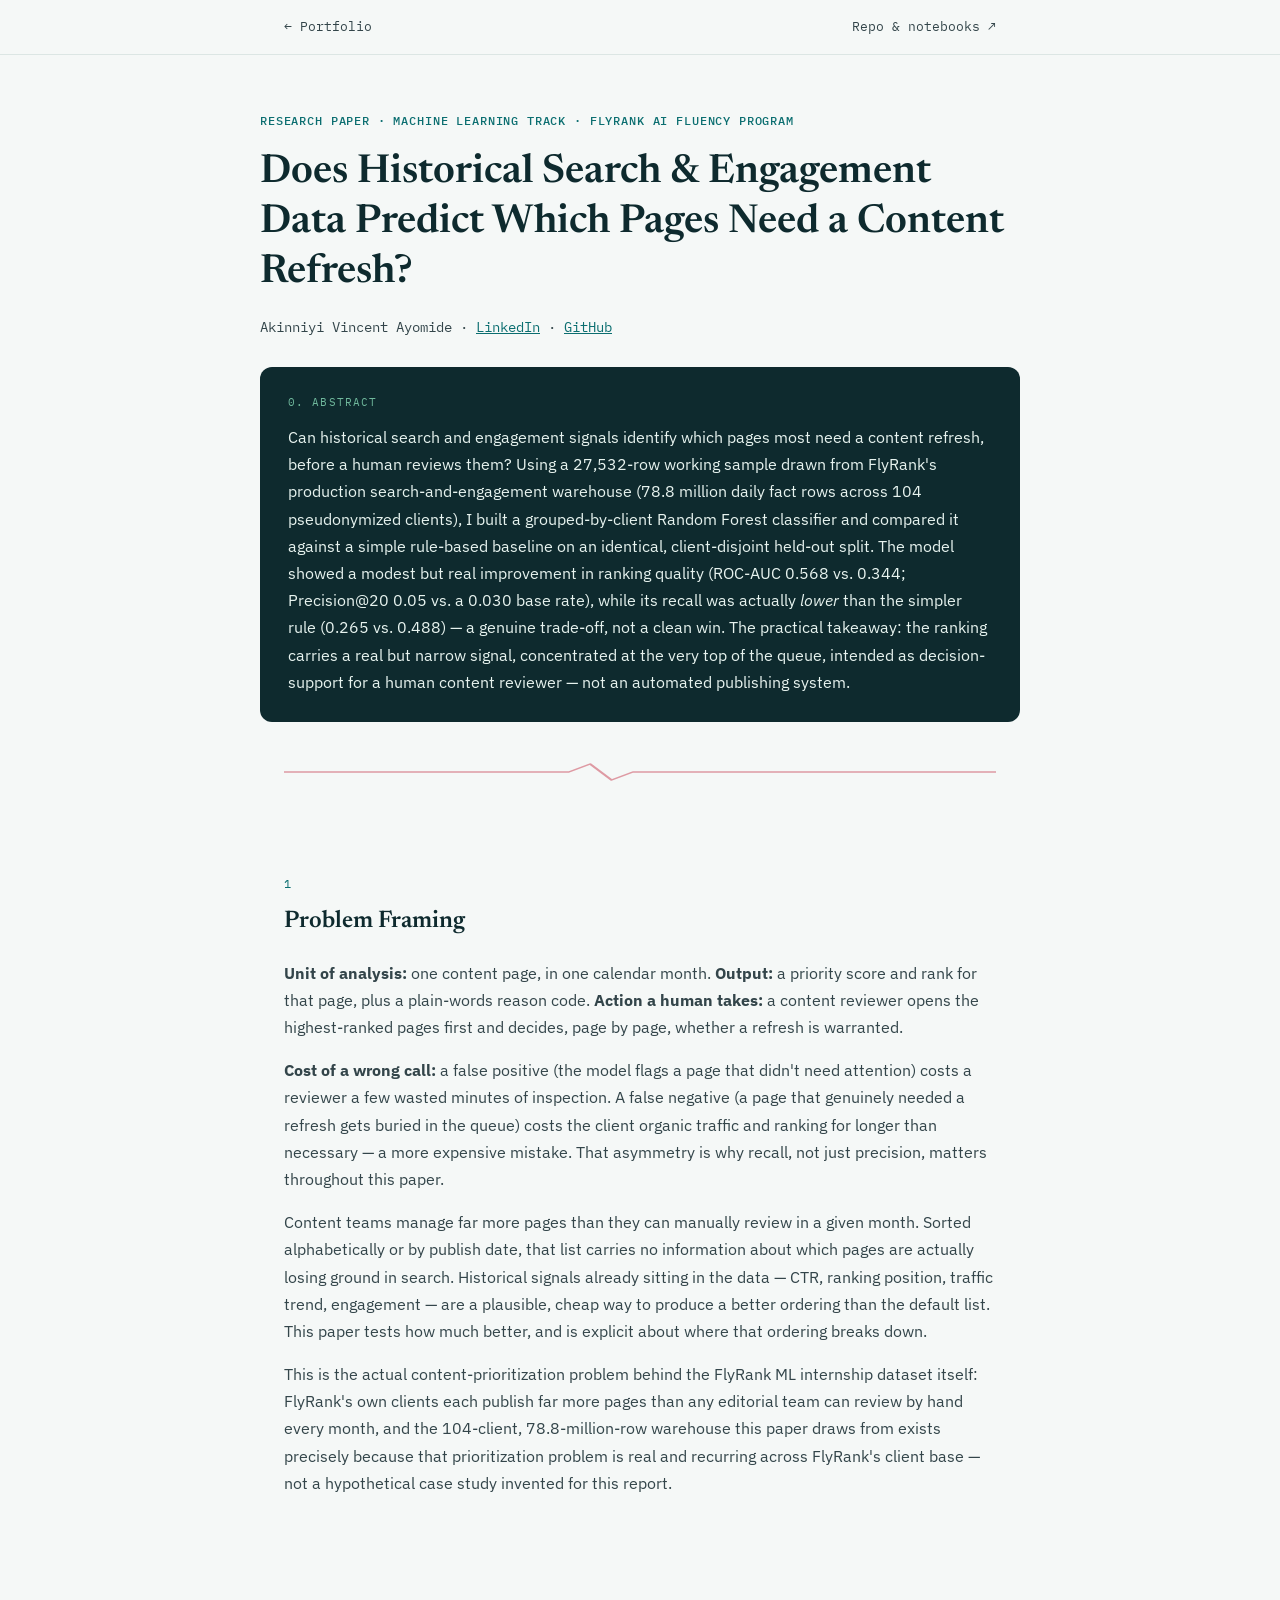
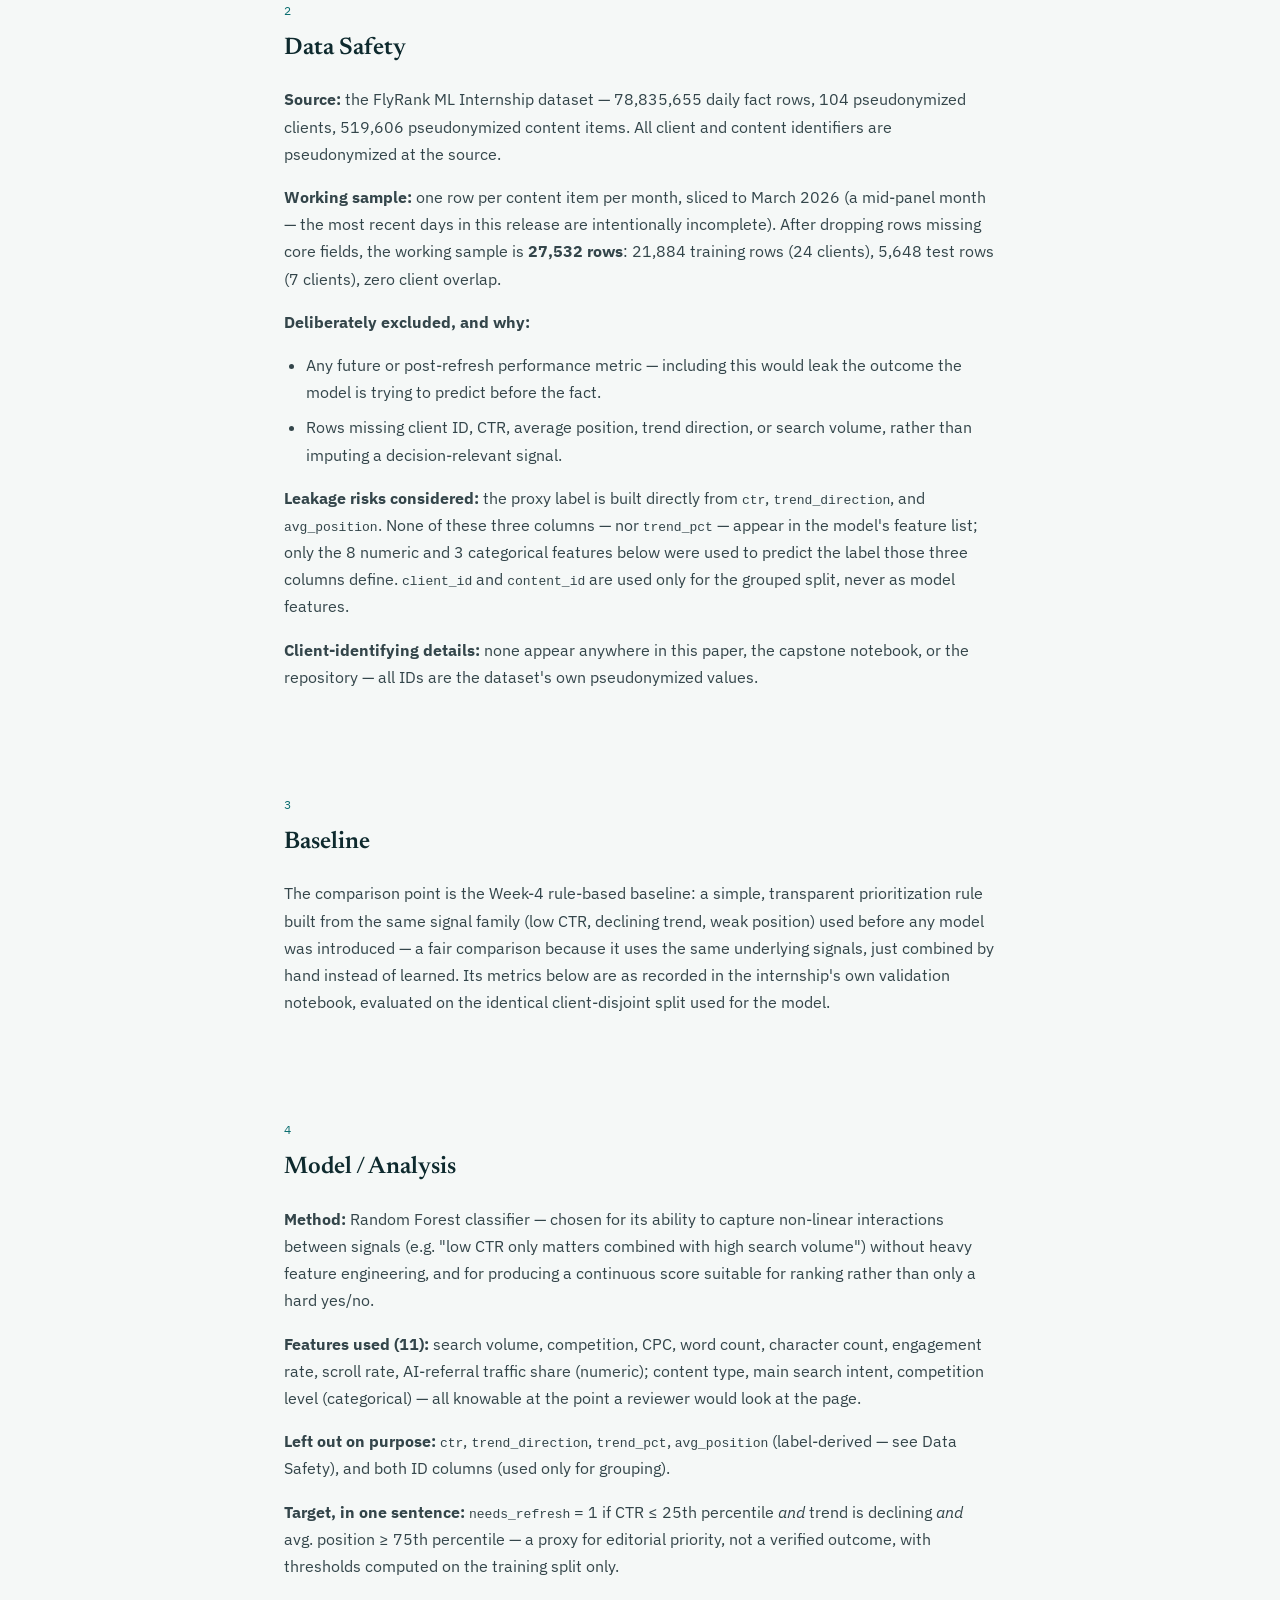
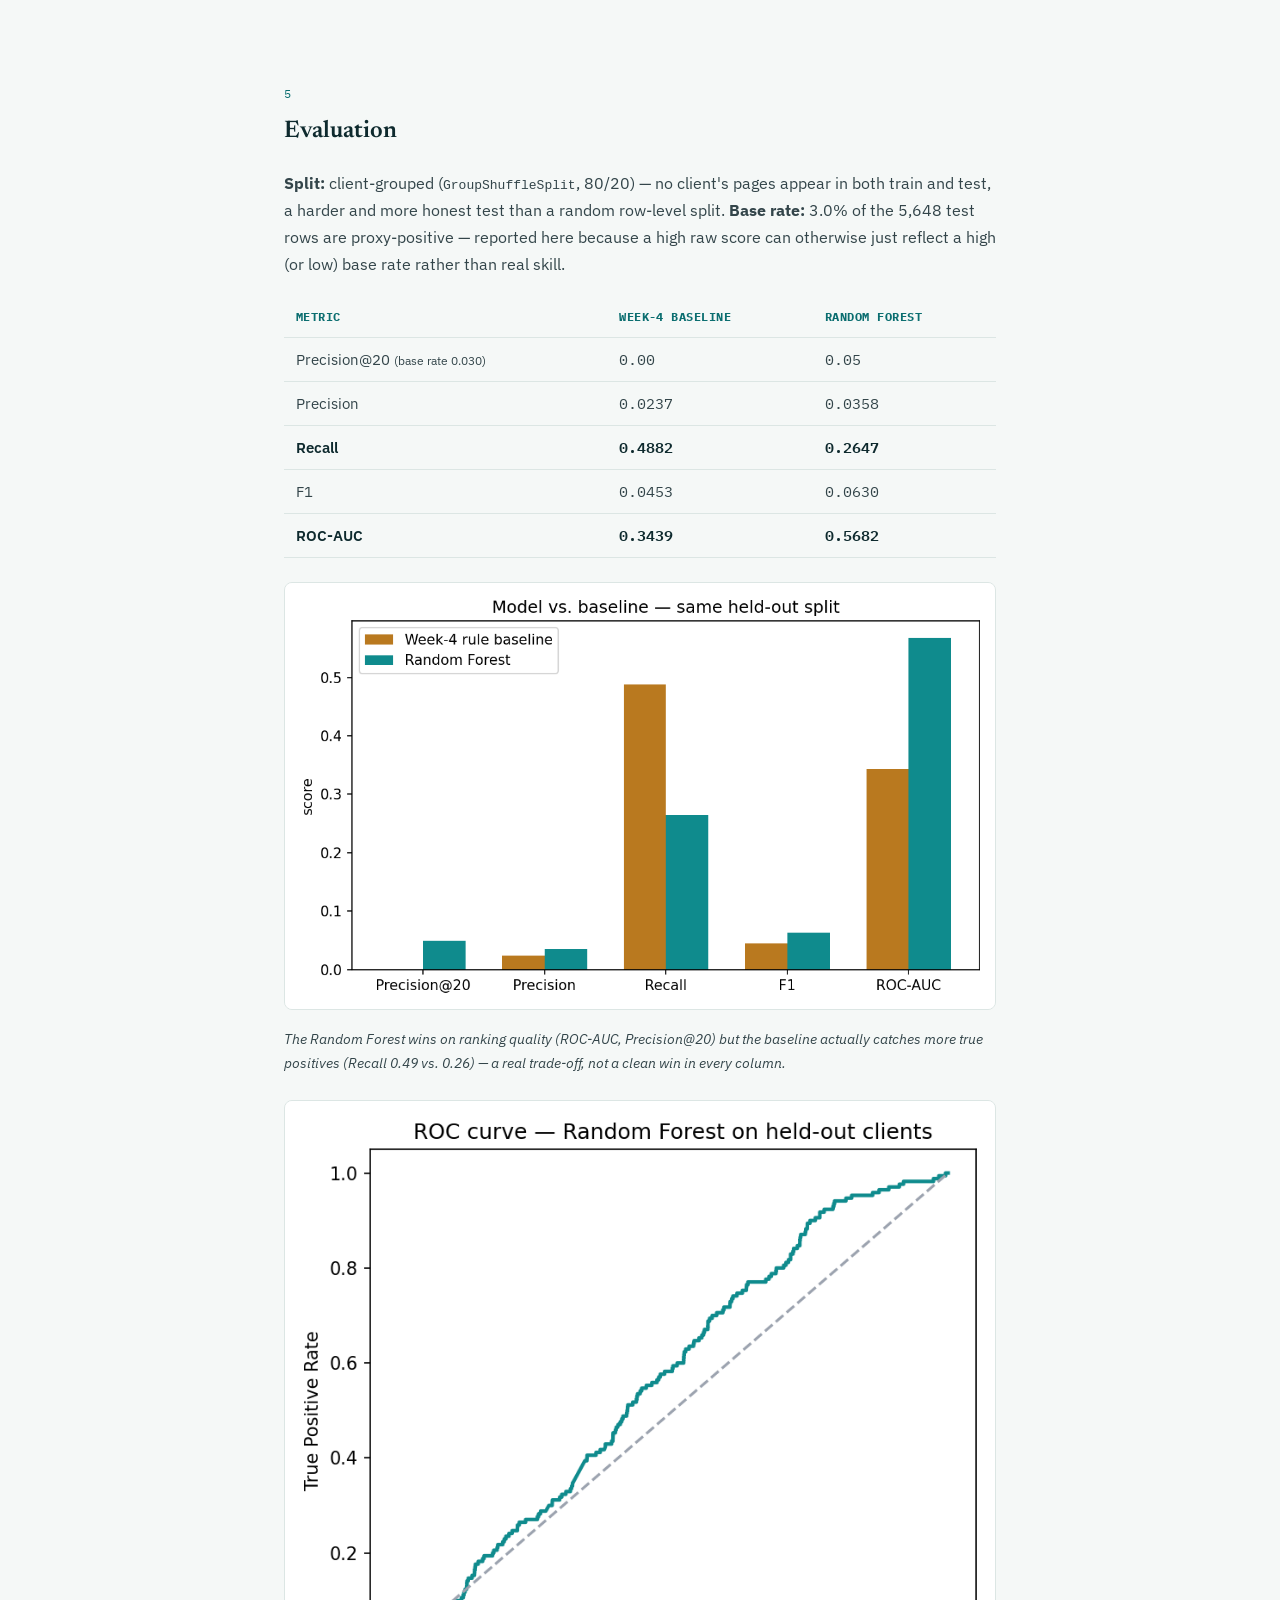
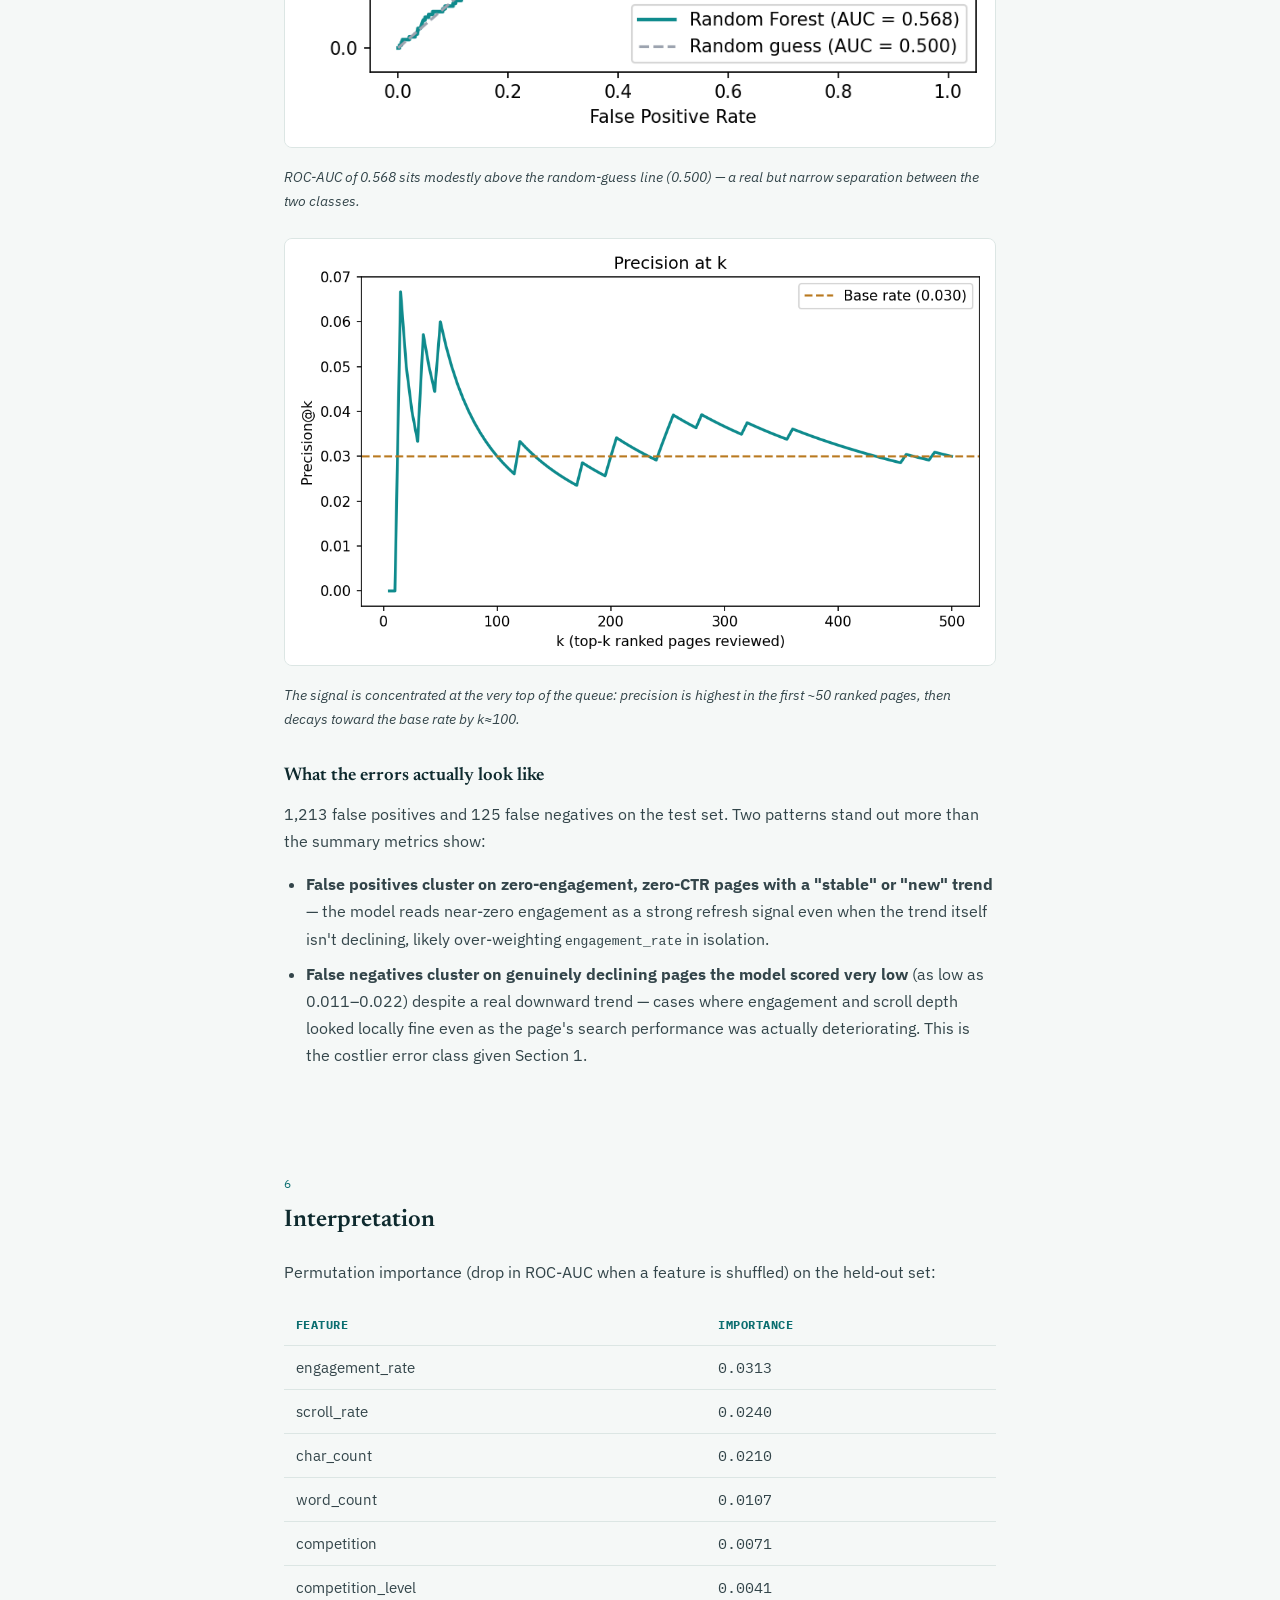
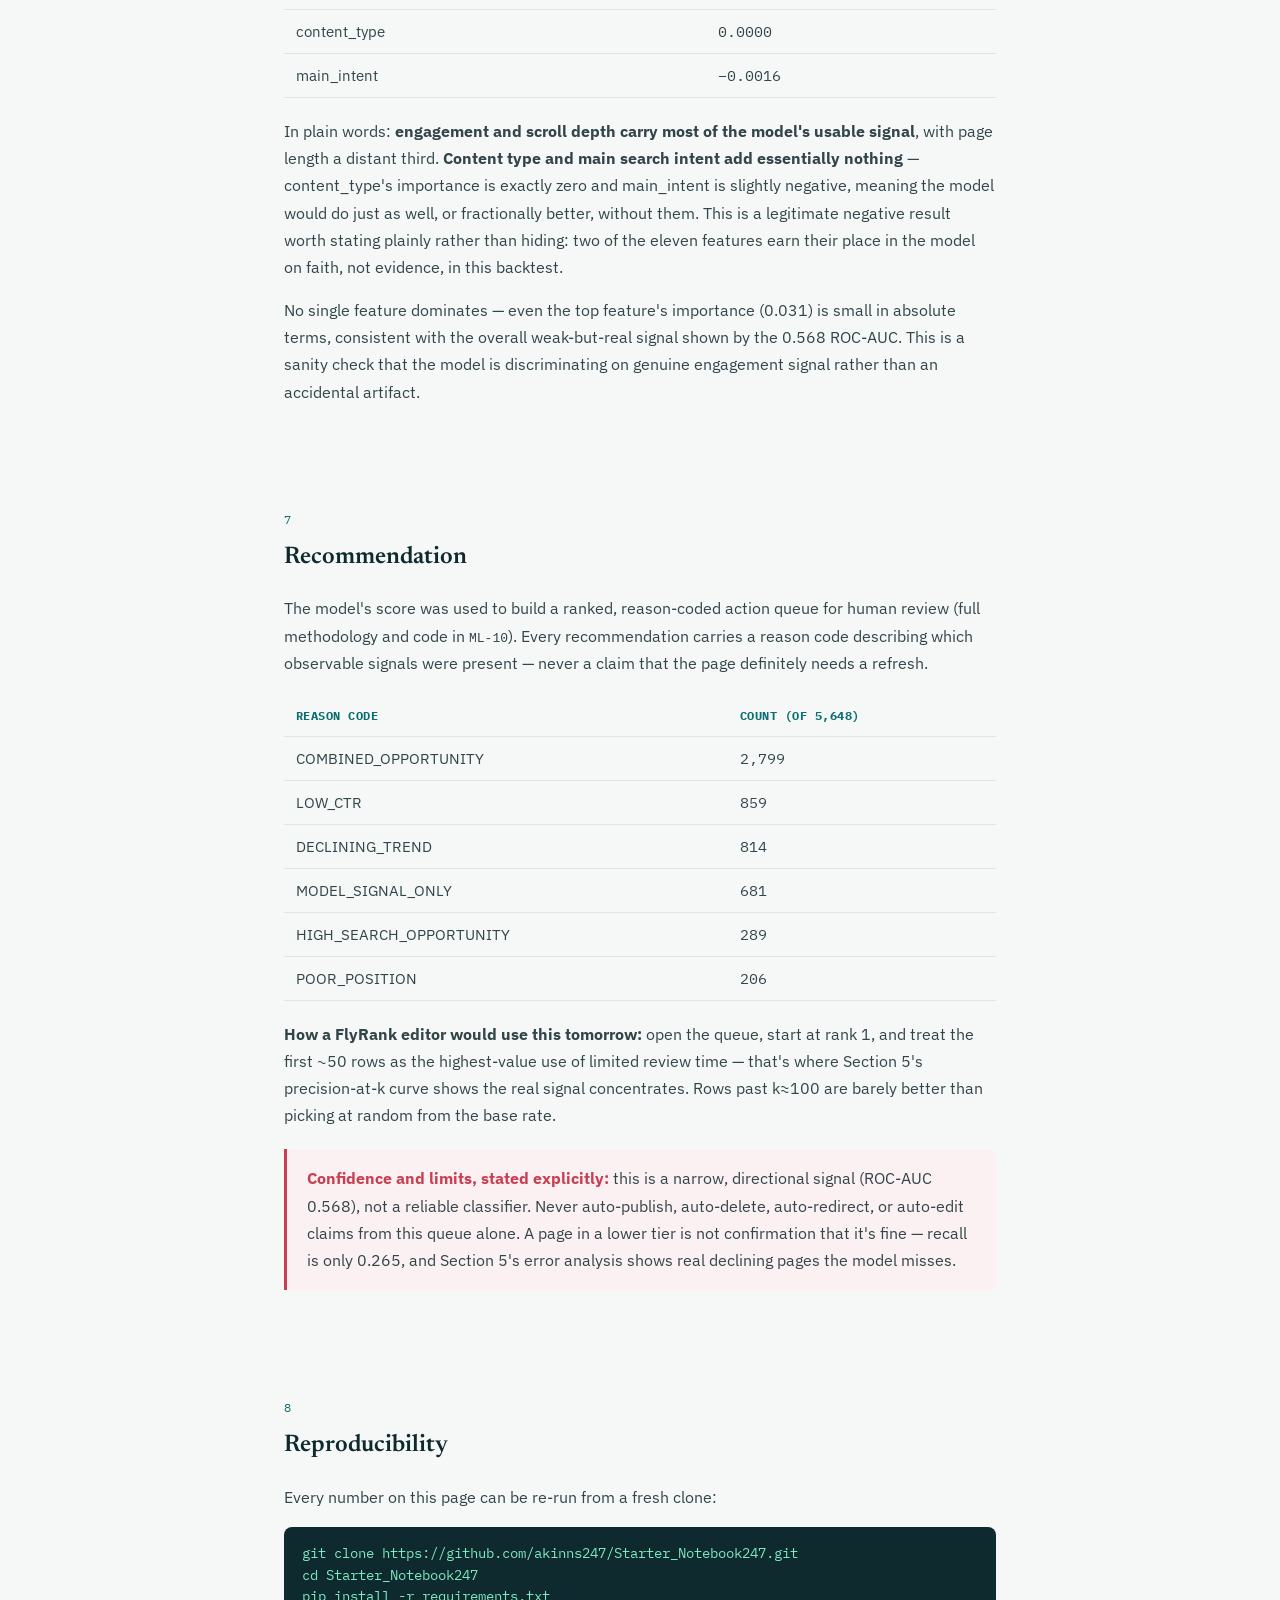
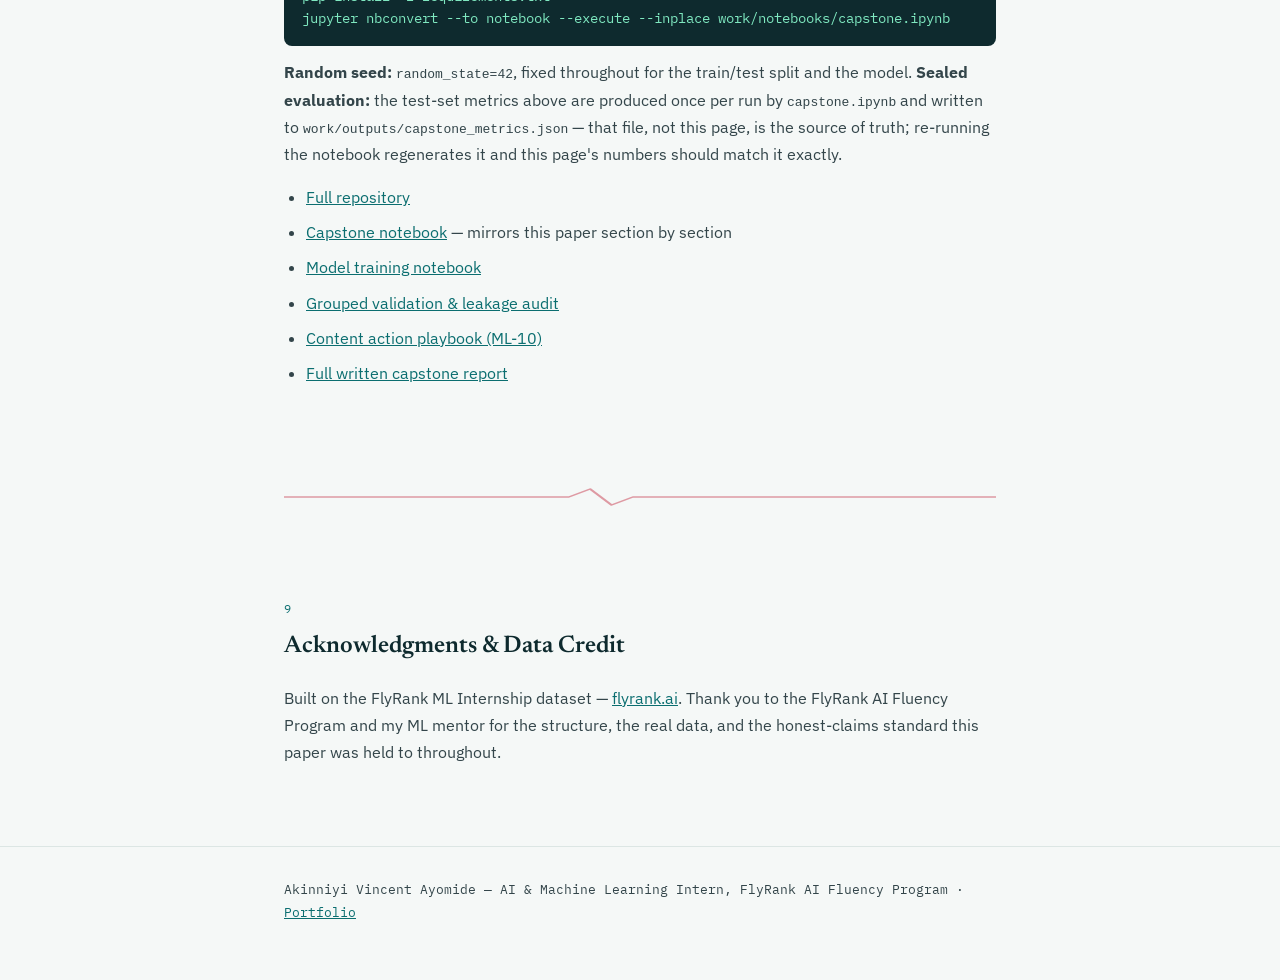
<file: docs/index.html>
<!DOCTYPE html>
<html lang="en">
<head>
<meta charset="UTF-8" />
<meta name="viewport" content="width=device-width, initial-scale=1.0" />
<title>Does Historical Search Data Predict Which Pages Need a Refresh? | Akinniyi Vincent Ayomide</title>
<meta name="description" content="A grouped-validation case study on FlyRank search & engagement data: can historical signals rank pages for content refresh review?" />
<link rel="preconnect" href="https://fonts.googleapis.com">
<link rel="preconnect" href="https://fonts.gstatic.com" crossorigin>
<link href="https://fonts.googleapis.com/css2?family=Newsreader:wght@500;600&family=IBM+Plex+Sans:wght@400;500;600&family=IBM+Plex+Mono:wght@400;500&display=swap" rel="stylesheet">
<link rel="stylesheet" href="style.css">
</head>
<body>

<header class="site-header">
  <div class="wrap">
    <a href="https://vincent-akinniyi-portfolio.netlify.app/">← Portfolio</a>
    <a href="https://github.com/akinns247/Starter_Notebook247">Repo & notebooks ↗</a>
  </div>
</header>

<main>
  <div class="wrap paper-hero">
    <p class="eyebrow">Research Paper · Machine Learning Track · FlyRank AI Fluency Program</p>
    <h1 class="title">Does Historical Search &amp; Engagement Data Predict Which Pages Need a Content Refresh?</h1>
    <p class="byline">Akinniyi Vincent Ayomide · <a href="https://www.linkedin.com/in/vincent-akinniyi-5543b73a1">LinkedIn</a> · <a href="https://github.com/akinns247">GitHub</a></p>

    <div class="abstract-panel">
      <div class="abstract-label">0. Abstract</div>
      <p>
        Can historical search and engagement signals identify which pages most need a content
        refresh, before a human reviews them? Using a 27,532-row working sample drawn from
        FlyRank's production search-and-engagement warehouse (78.8 million daily fact rows
        across 104 pseudonymized clients), I built a grouped-by-client Random Forest classifier
        and compared it against a simple rule-based baseline on an identical, client-disjoint
        held-out split. The model showed a modest but real improvement in ranking quality
        (ROC-AUC 0.568 vs. 0.344; Precision@20 0.05 vs. a 0.030 base rate), while its recall was
        actually <em>lower</em> than the simpler rule (0.265 vs. 0.488) — a genuine trade-off,
        not a clean win. The practical takeaway: the ranking carries a real but narrow signal,
        concentrated at the very top of the queue, intended as decision-support for a human
        content reviewer — not an automated publishing system.
      </p>
    </div>
  </div>

  <div class="pulse-divider" aria-hidden="true">
    <svg viewBox="0 0 400 20" preserveAspectRatio="none"><path d="M0,10 L160,10 L172,2 L184,18 L196,10 L400,10" stroke-width="1.5" fill="none" stroke-linecap="round" stroke-linejoin="round"/></svg>
  </div>

  <div class="wrap">

    <section class="paper-section" id="problem-framing">
      <p class="section-number">1</p>
      <h2>Problem Framing</h2>
      <p>
        <strong>Unit of analysis:</strong> one content page, in one calendar month.
        <strong>Output:</strong> a priority score and rank for that page, plus a plain-words
        reason code. <strong>Action a human takes:</strong> a content reviewer opens the
        highest-ranked pages first and decides, page by page, whether a refresh is warranted.
      </p>
      <p>
        <strong>Cost of a wrong call:</strong> a false positive (the model flags a page that
        didn't need attention) costs a reviewer a few wasted minutes of inspection. A false
        negative (a page that genuinely needed a refresh gets buried in the queue) costs the
        client organic traffic and ranking for longer than necessary — a more expensive mistake.
        That asymmetry is why recall, not just precision, matters throughout this paper.
      </p>
      <p>
        Content teams manage far more pages than they can manually review in a given month.
        Sorted alphabetically or by publish date, that list carries no information about which
        pages are actually losing ground in search. Historical signals already sitting in the
        data — CTR, ranking position, traffic trend, engagement — are a plausible, cheap way to
        produce a better ordering than the default list. This paper tests how much better, and
        is explicit about where that ordering breaks down.
      </p>
      <p>
        This is the actual content-prioritization problem behind the FlyRank ML internship
        dataset itself: FlyRank's own clients each publish far more pages than any editorial
        team can review by hand every month, and the 104-client, 78.8-million-row warehouse this
        paper draws from exists precisely because that prioritization problem is real and
        recurring across FlyRank's client base — not a hypothetical case study invented for this
        report.
      </p>
    </section>

    <section class="paper-section" id="data-safety">
      <p class="section-number">2</p>
      <h2>Data Safety</h2>
      <p>
        <strong>Source:</strong> the FlyRank ML Internship dataset — 78,835,655 daily fact rows,
        104 pseudonymized clients, 519,606 pseudonymized content items. All client and content
        identifiers are pseudonymized at the source.
      </p>
      <p>
        <strong>Working sample:</strong> one row per content item per month, sliced to March
        2026 (a mid-panel month — the most recent days in this release are intentionally
        incomplete). After dropping rows missing core fields, the working sample is
        <strong>27,532 rows</strong>: 21,884 training rows (24 clients), 5,648 test rows
        (7 clients), zero client overlap.
      </p>
      <p><strong>Deliberately excluded, and why:</strong></p>
      <ul>
        <li>Any future or post-refresh performance metric — including this would leak the
          outcome the model is trying to predict before the fact.</li>
        <li>Rows missing client ID, CTR, average position, trend direction, or search volume,
          rather than imputing a decision-relevant signal.</li>
      </ul>
      <p><strong>Leakage risks considered:</strong> the proxy label is built directly from
        <code>ctr</code>, <code>trend_direction</code>, and <code>avg_position</code>. None of
        these three columns — nor <code>trend_pct</code> — appear in the model's feature list;
        only the 8 numeric and 3 categorical features below were used to predict the label those
        three columns define. <code>client_id</code> and <code>content_id</code> are used only
        for the grouped split, never as model features.</p>
      <p><strong>Client-identifying details:</strong> none appear anywhere in this paper, the
        capstone notebook, or the repository — all IDs are the dataset's own pseudonymized
        values.</p>
    </section>

    <section class="paper-section" id="baseline">
      <p class="section-number">3</p>
      <h2>Baseline</h2>
      <p>
        The comparison point is the Week-4 rule-based baseline: a simple, transparent
        prioritization rule built from the same signal family (low CTR, declining trend, weak
        position) used before any model was introduced — a fair comparison because it uses the
        same underlying signals, just combined by hand instead of learned. Its metrics below are
        as recorded in the internship's own validation notebook, evaluated on the identical
        client-disjoint split used for the model.
      </p>
    </section>

    <section class="paper-section" id="model-analysis">
      <p class="section-number">4</p>
      <h2>Model / Analysis</h2>
      <p>
        <strong>Method:</strong> Random Forest classifier — chosen for its ability to capture
        non-linear interactions between signals (e.g. "low CTR only matters combined with high
        search volume") without heavy feature engineering, and for producing a continuous score
        suitable for ranking rather than only a hard yes/no.
      </p>
      <p>
        <strong>Features used (11):</strong> search volume, competition, CPC, word count,
        character count, engagement rate, scroll rate, AI-referral traffic share (numeric);
        content type, main search intent, competition level (categorical) — all knowable at the
        point a reviewer would look at the page.
      </p>
      <p>
        <strong>Left out on purpose:</strong> <code>ctr</code>, <code>trend_direction</code>,
        <code>trend_pct</code>, <code>avg_position</code> (label-derived — see Data Safety),
        and both ID columns (used only for grouping).
      </p>
      <p>
        <strong>Target, in one sentence:</strong> <code>needs_refresh</code> = 1 if CTR ≤ 25th
        percentile <em>and</em> trend is declining <em>and</em> avg. position ≥ 75th percentile
        — a proxy for editorial priority, not a verified outcome, with thresholds computed on
        the training split only.
      </p>
    </section>

    <section class="paper-section" id="evaluation">
      <p class="section-number">5</p>
      <h2>Evaluation</h2>
      <p>
        <strong>Split:</strong> client-grouped (<code>GroupShuffleSplit</code>, 80/20) — no
        client's pages appear in both train and test, a harder and more honest test than a
        random row-level split. <strong>Base rate:</strong> 3.0% of the 5,648 test rows are
        proxy-positive — reported here because a high raw score can otherwise just reflect a
        high (or low) base rate rather than real skill.
      </p>

      <table>
        <tr><th>Metric</th><th>Week-4 baseline</th><th>Random Forest</th></tr>
        <tr><td>Precision@20 <span class="footnote">(base rate 0.030)</span></td><td class="num">0.00</td><td class="num">0.05</td></tr>
        <tr><td>Precision</td><td class="num">0.0237</td><td class="num">0.0358</td></tr>
        <tr class="highlight"><td>Recall</td><td class="num">0.4882</td><td class="num">0.2647</td></tr>
        <tr><td>F1</td><td class="num">0.0453</td><td class="num">0.0630</td></tr>
        <tr class="highlight"><td>ROC-AUC</td><td class="num">0.3439</td><td class="num">0.5682</td></tr>
      </table>

      <figure>
        <img src="img/chart_metrics_comparison.png" alt="Bar chart comparing baseline and Random Forest across five metrics" />
        <figcaption>The Random Forest wins on ranking quality (ROC-AUC, Precision@20) but the baseline actually catches more true positives (Recall 0.49 vs. 0.26) — a real trade-off, not a clean win in every column.</figcaption>
      </figure>

      <figure>
        <img src="img/chart_roc_curve.png" alt="ROC curve for the Random Forest model" />
        <figcaption>ROC-AUC of 0.568 sits modestly above the random-guess line (0.500) — a real but narrow separation between the two classes.</figcaption>
      </figure>

      <figure>
        <img src="img/chart_precision_at_k.png" alt="Precision at k chart showing ranking quality as more pages are reviewed" />
        <figcaption>The signal is concentrated at the very top of the queue: precision is highest in the first ~50 ranked pages, then decays toward the base rate by k≈100.</figcaption>
      </figure>

      <h3>What the errors actually look like</h3>
      <p>
        1,213 false positives and 125 false negatives on the test set. Two patterns stand out
        more than the summary metrics show:
      </p>
      <ul>
        <li><strong>False positives cluster on zero-engagement, zero-CTR pages with a "stable"
          or "new" trend</strong> — the model reads near-zero engagement as a strong refresh
          signal even when the trend itself isn't declining, likely over-weighting
          <code>engagement_rate</code> in isolation.</li>
        <li><strong>False negatives cluster on genuinely declining pages the model scored very
          low</strong> (as low as 0.011–0.022) despite a real downward trend — cases where
          engagement and scroll depth looked locally fine even as the page's search performance
          was actually deteriorating. This is the costlier error class given Section 1.</li>
      </ul>
    </section>

    <section class="paper-section" id="interpretation">
      <p class="section-number">6</p>
      <h2>Interpretation</h2>
      <p>
        Permutation importance (drop in ROC-AUC when a feature is shuffled) on the held-out set:
      </p>
      <table>
        <tr><th>Feature</th><th>Importance</th></tr>
        <tr><td>engagement_rate</td><td class="num">0.0313</td></tr>
        <tr><td>scroll_rate</td><td class="num">0.0240</td></tr>
        <tr><td>char_count</td><td class="num">0.0210</td></tr>
        <tr><td>word_count</td><td class="num">0.0107</td></tr>
        <tr><td>competition</td><td class="num">0.0071</td></tr>
        <tr><td>competition_level</td><td class="num">0.0041</td></tr>
        <tr><td>content_type</td><td class="num">0.0000</td></tr>
        <tr><td>main_intent</td><td class="num">−0.0016</td></tr>
      </table>
      <p>
        In plain words: <strong>engagement and scroll depth carry most of the model's usable
        signal</strong>, with page length a distant third. <strong>Content type and main search
        intent add essentially nothing</strong> — content_type's importance is exactly zero and
        main_intent is slightly negative, meaning the model would do just as well, or fractionally
        better, without them. This is a legitimate negative result worth stating plainly rather
        than hiding: two of the eleven features earn their place in the model on faith, not
        evidence, in this backtest.
      </p>
      <p>
        No single feature dominates — even the top feature's importance (0.031) is small in
        absolute terms, consistent with the overall weak-but-real signal shown by the 0.568
        ROC-AUC. This is a sanity check that the model is discriminating on genuine engagement
        signal rather than an accidental artifact.
      </p>
    </section>

    <section class="paper-section" id="recommendation">
      <p class="section-number">7</p>
      <h2>Recommendation</h2>
      <p>
        The model's score was used to build a ranked, reason-coded action queue for human review
        (full methodology and code in <code>ML-10</code>). Every recommendation carries a reason
        code describing which observable signals were present — never a claim that the page
        definitely needs a refresh.
      </p>
      <table>
        <tr><th>Reason code</th><th>Count (of 5,648)</th></tr>
        <tr><td>COMBINED_OPPORTUNITY</td><td class="num rec-count">2,799</td></tr>
        <tr><td>LOW_CTR</td><td class="num rec-count">859</td></tr>
        <tr><td>DECLINING_TREND</td><td class="num rec-count">814</td></tr>
        <tr><td>MODEL_SIGNAL_ONLY</td><td class="num rec-count">681</td></tr>
        <tr><td>HIGH_SEARCH_OPPORTUNITY</td><td class="num rec-count">289</td></tr>
        <tr><td>POOR_POSITION</td><td class="num rec-count">206</td></tr>
      </table>
      <p>
        <strong>How a FlyRank editor would use this tomorrow:</strong> open the queue, start at
        rank 1, and treat the first ~50 rows as the highest-value use of limited review time —
        that's where Section 5's precision-at-k curve shows the real signal concentrates. Rows
        past k≈100 are barely better than picking at random from the base rate.
      </p>
      <div class="callout">
        <strong>Confidence and limits, stated explicitly:</strong> this is a narrow, directional
        signal (ROC-AUC 0.568), not a reliable classifier. Never auto-publish, auto-delete,
        auto-redirect, or auto-edit claims from this queue alone. A page in a lower tier is not
        confirmation that it's fine — recall is only 0.265, and Section 5's error analysis shows
        real declining pages the model misses.
      </div>
    </section>

    <section class="paper-section" id="reproducibility">
      <p class="section-number">8</p>
      <h2>Reproducibility</h2>
      <p>Every number on this page can be re-run from a fresh clone:</p>
      <pre class="code-block">git clone https://github.com/akinns247/Starter_Notebook247.git
cd Starter_Notebook247
pip install -r requirements.txt
jupyter nbconvert --to notebook --execute --inplace work/notebooks/capstone.ipynb</pre>
      <p>
        <strong>Random seed:</strong> <code>random_state=42</code>, fixed throughout for the
        train/test split and the model. <strong>Sealed evaluation:</strong> the test-set metrics
        above are produced once per run by <code>capstone.ipynb</code> and written to
        <code>work/outputs/capstone_metrics.json</code> — that file, not this page, is the
        source of truth; re-running the notebook regenerates it and this page's numbers should
        match it exactly.
      </p>
      <ul>
        <li><a href="https://github.com/akinns247/Starter_Notebook247">Full repository</a></li>
        <li><a href="https://github.com/akinns247/Starter_Notebook247/blob/main/work/notebooks/capstone.ipynb">Capstone notebook</a> — mirrors this paper section by section</li>
        <li><a href="https://github.com/akinns247/Starter_Notebook247/blob/main/work/notebooks/w05_model.ipynb">Model training notebook</a></li>
        <li><a href="https://github.com/akinns247/Starter_Notebook247/blob/main/work/notebooks/w06_validation_audit.ipynb">Grouped validation &amp; leakage audit</a></li>
        <li><a href="https://github.com/akinns247/Starter_Notebook247/blob/main/work/notebooks/w07_action_playbook.ipynb">Content action playbook (ML-10)</a></li>
        <li><a href="https://github.com/akinns247/Starter_Notebook247/blob/main/work/capstone_report.md">Full written capstone report</a></li>
      </ul>
    </section>

  </div>

  <div class="pulse-divider" aria-hidden="true">
    <svg viewBox="0 0 400 20" preserveAspectRatio="none"><path d="M0,10 L160,10 L172,2 L184,18 L196,10 L400,10" stroke-width="1.5" fill="none" stroke-linecap="round" stroke-linejoin="round"/></svg>
  </div>

  <div class="wrap">
    <section class="paper-section" id="acknowledgments">
      <p class="section-number">9</p>
      <h2>Acknowledgments &amp; Data Credit</h2>
      <p>
        Built on the FlyRank ML Internship dataset —
        <a href="https://flyrank.ai" target="_blank" rel="noopener">flyrank.ai</a>. Thank you to
        the FlyRank AI Fluency Program and my ML mentor for the structure, the real data, and the
        honest-claims standard this paper was held to throughout.
      </p>
    </section>
  </div>
</main>

<footer class="site-footer">
  <div class="wrap">
    Akinniyi Vincent Ayomide — AI &amp; Machine Learning Intern, FlyRank AI Fluency Program ·
    <a href="https://vincent-akinniyi-portfolio.netlify.app/">Portfolio</a>
  </div>
</footer>

</body>
</html>
</file>
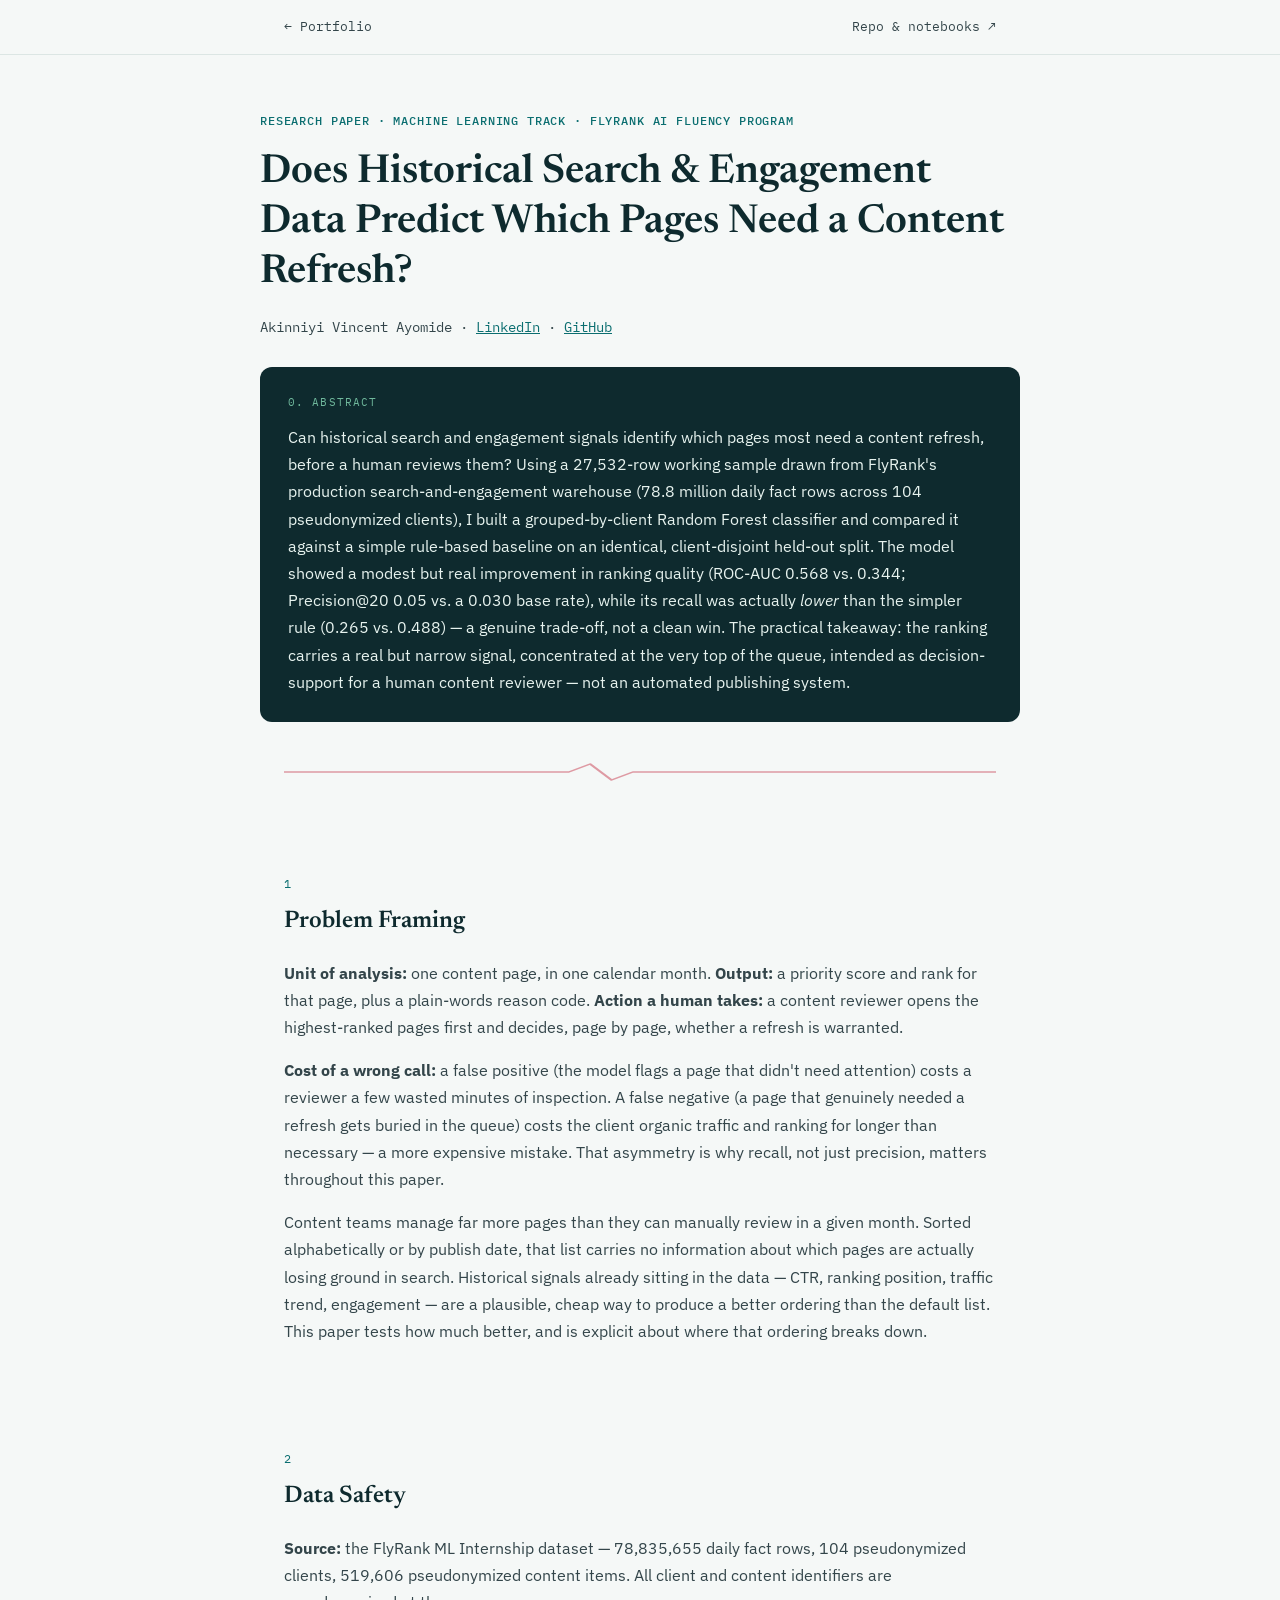
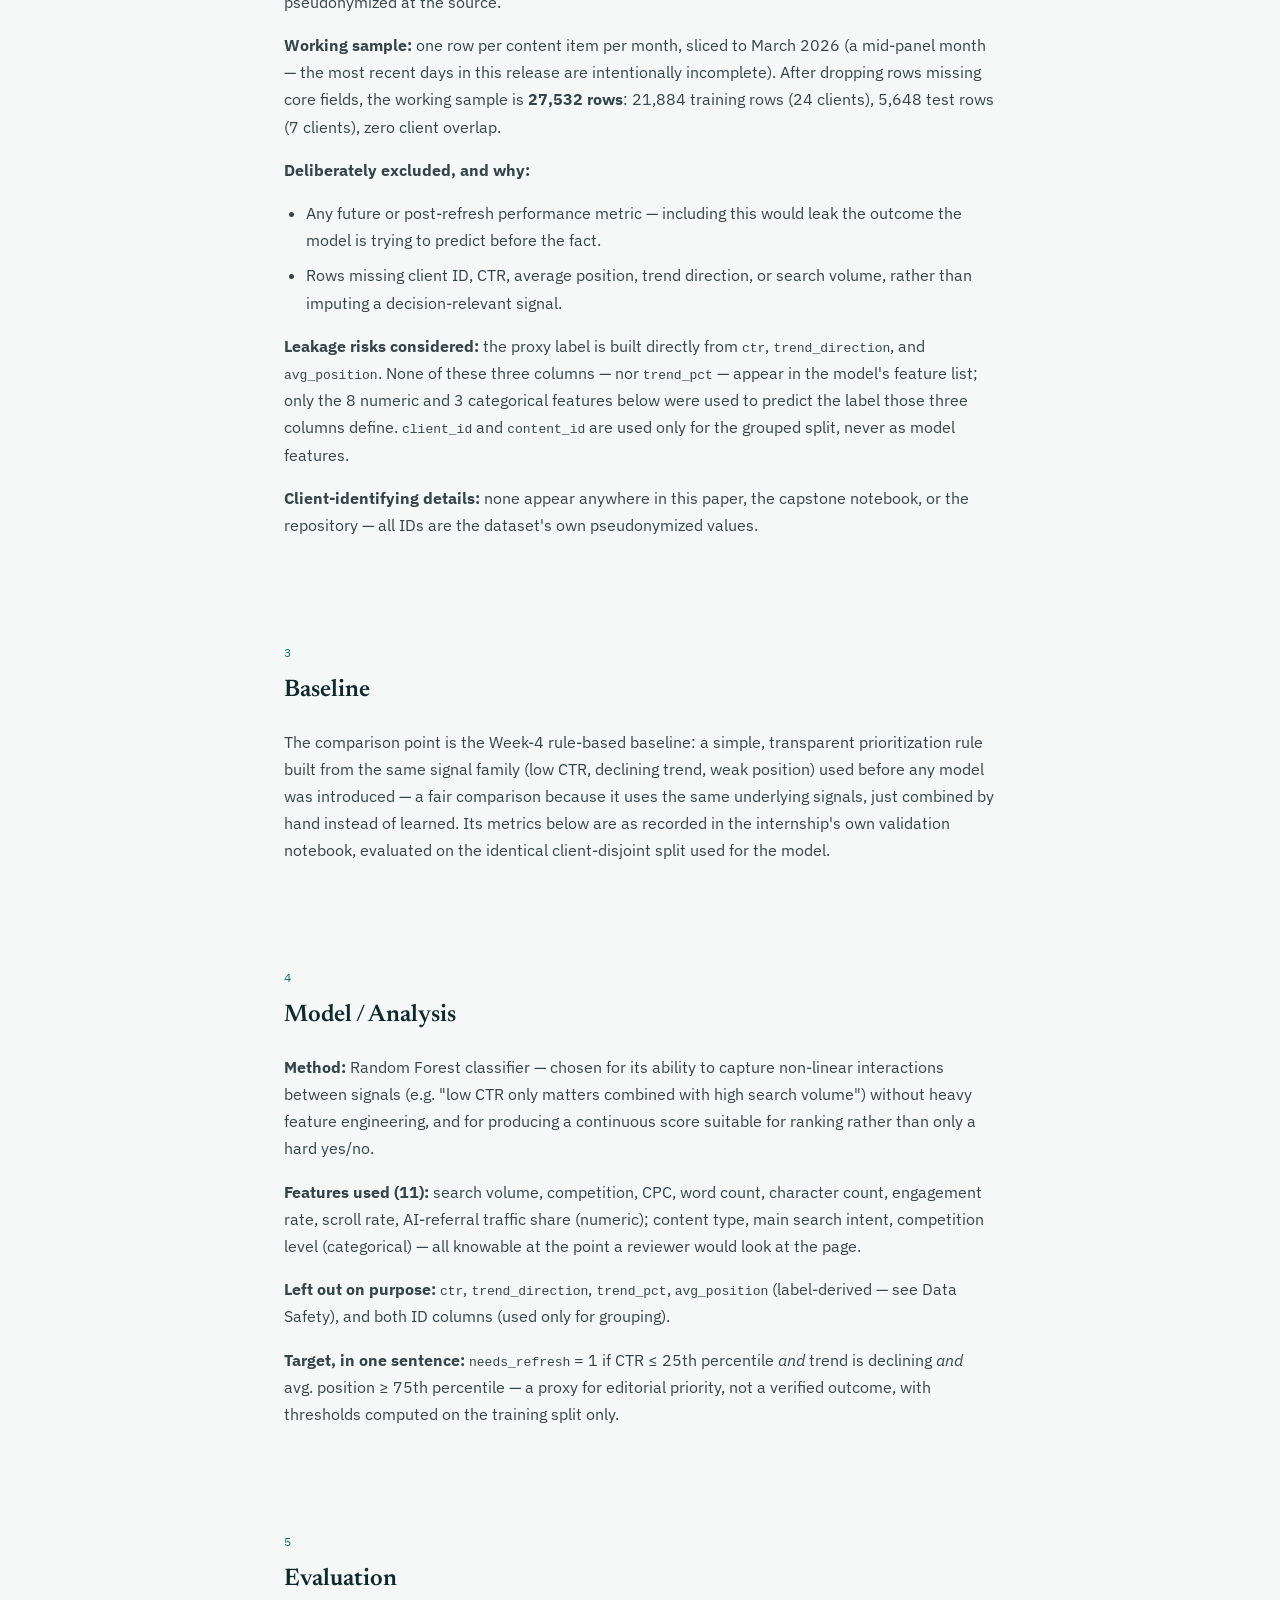
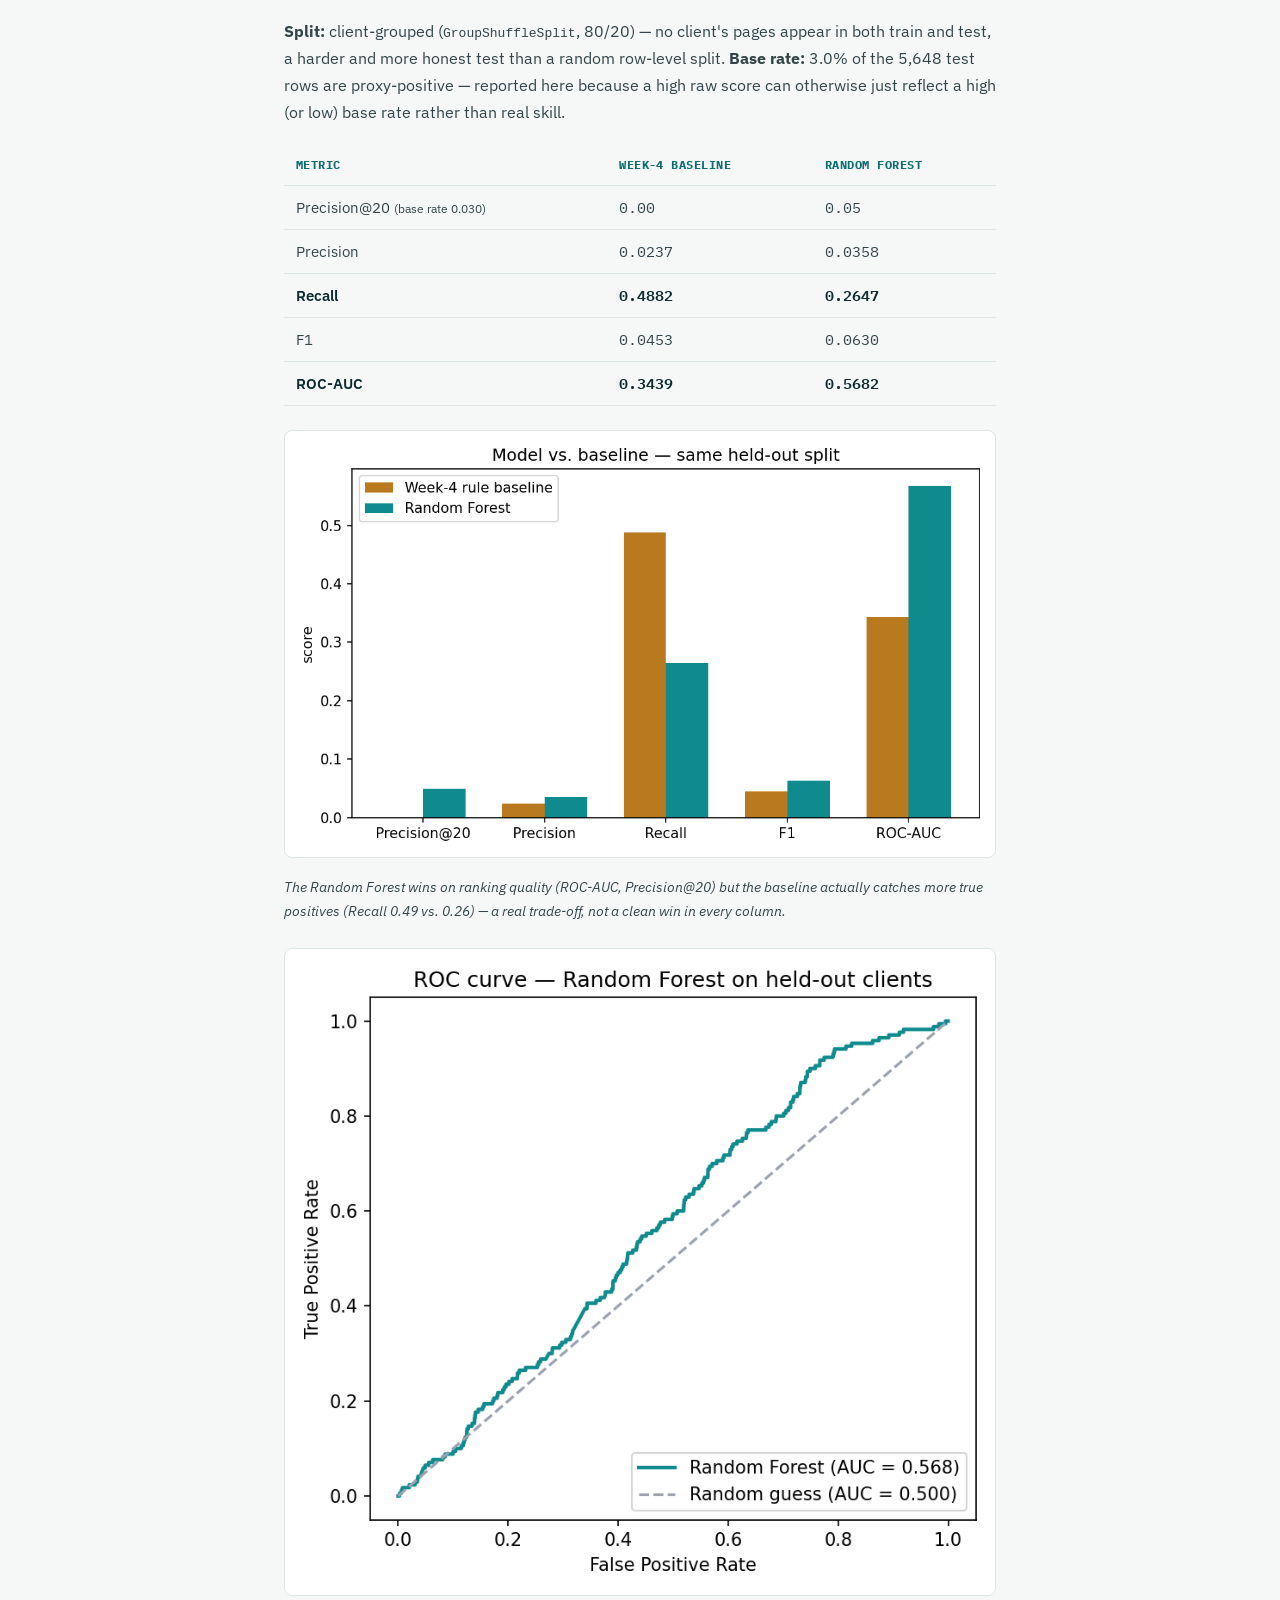
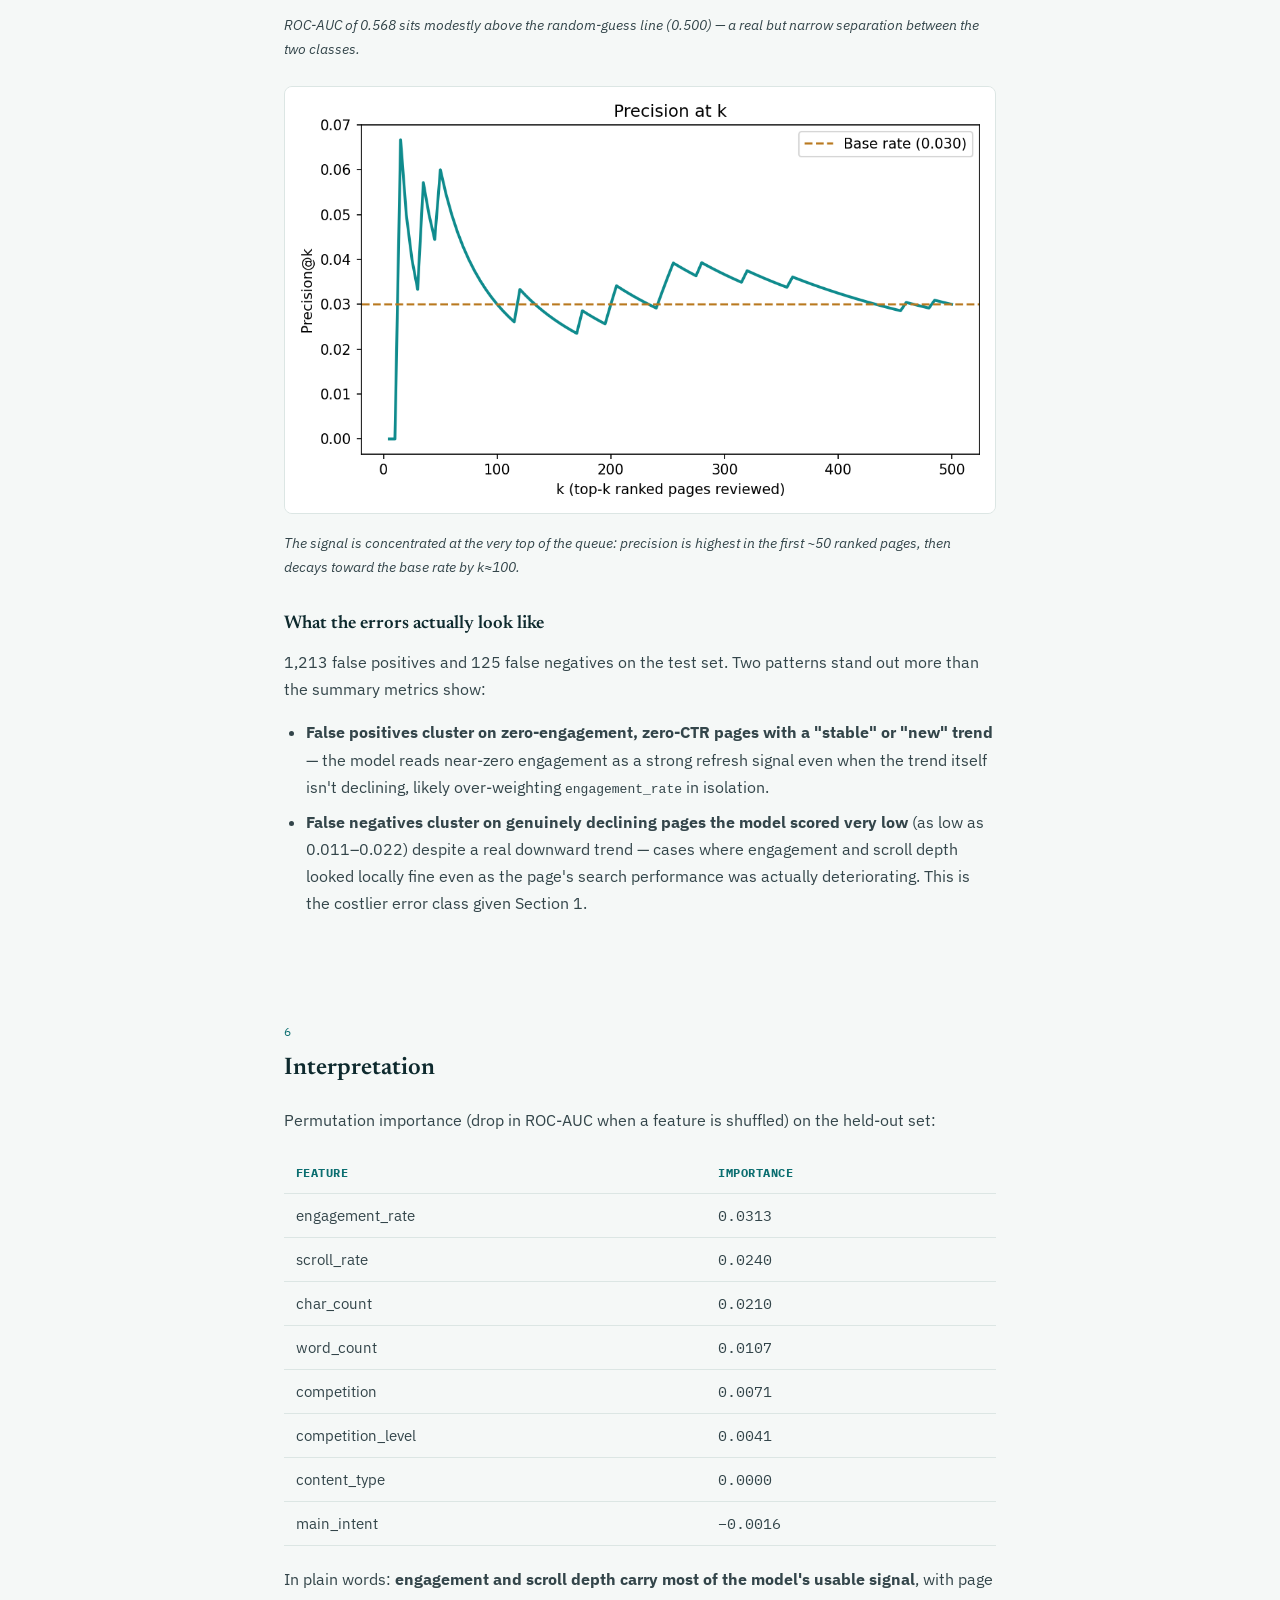
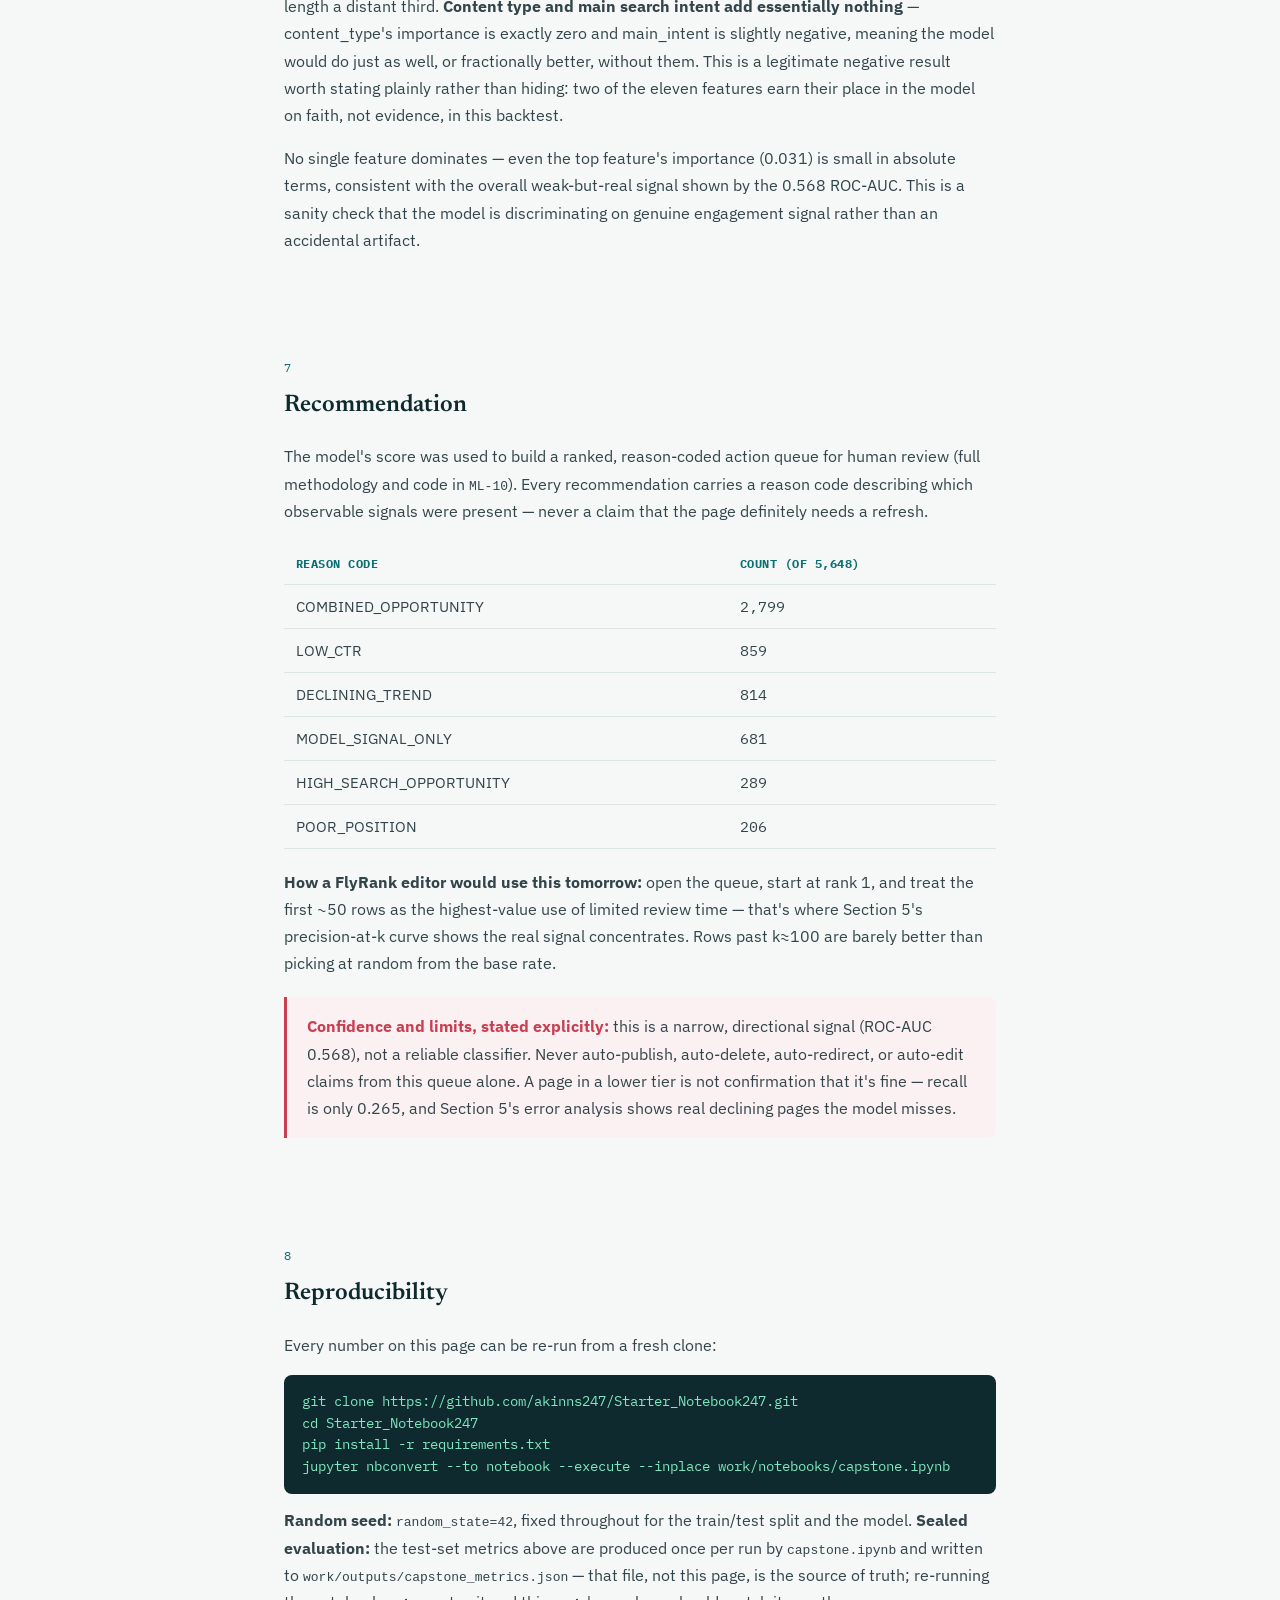
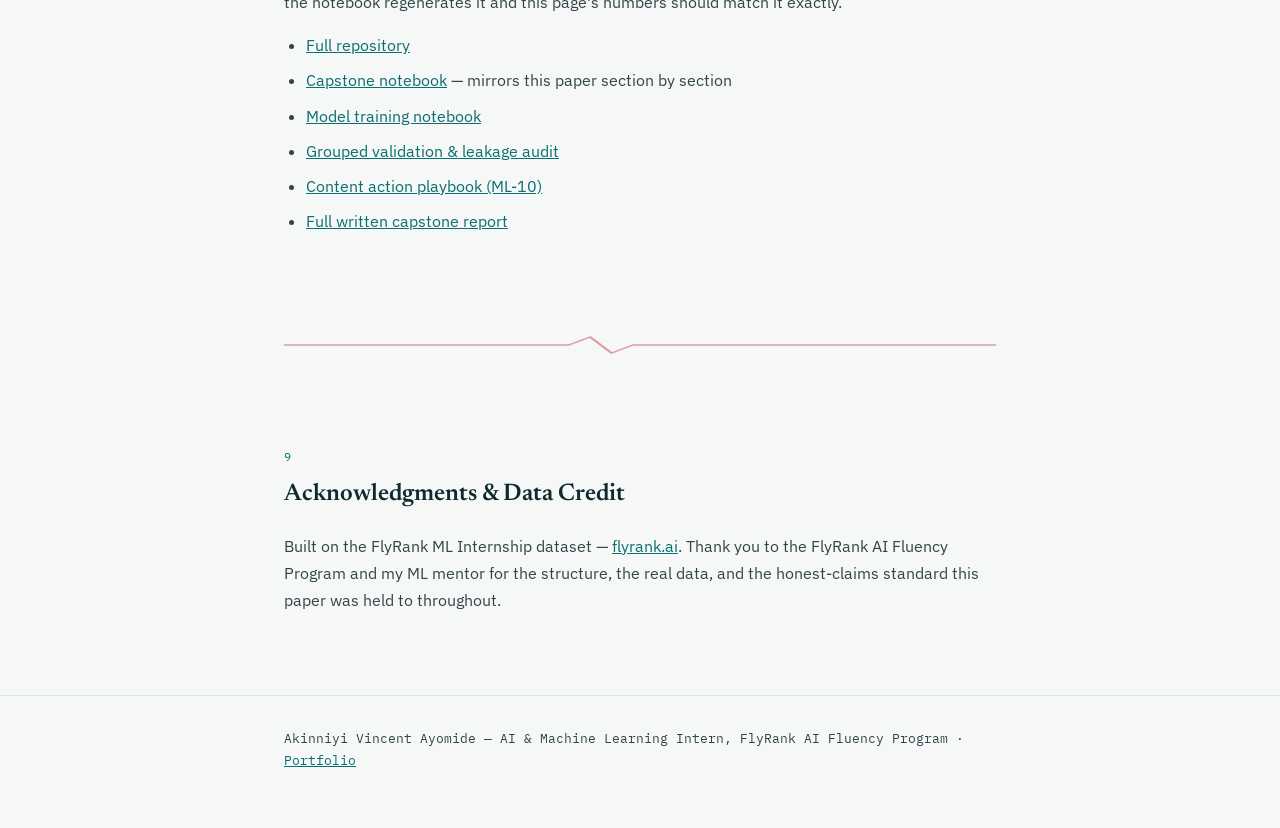
<file: docs/index_9.html>
<!DOCTYPE html>
<html lang="en">
<head>
<meta charset="UTF-8" />
<meta name="viewport" content="width=device-width, initial-scale=1.0" />
<title>Does Historical Search Data Predict Which Pages Need a Refresh? | Akinniyi Vincent Ayomide</title>
<meta name="description" content="A grouped-validation case study on FlyRank search & engagement data: can historical signals rank pages for content refresh review?" />
<link rel="preconnect" href="https://fonts.googleapis.com">
<link rel="preconnect" href="https://fonts.gstatic.com" crossorigin>
<link href="https://fonts.googleapis.com/css2?family=Newsreader:wght@500;600&family=IBM+Plex+Sans:wght@400;500;600&family=IBM+Plex+Mono:wght@400;500&display=swap" rel="stylesheet">
<link rel="stylesheet" href="style.css">
</head>
<body>

<header class="site-header">
  <div class="wrap">
    <a href="https://vincent-akinniyi-portfolio.netlify.app/">← Portfolio</a>
    <a href="https://github.com/akinns247/Starter_Notebook247">Repo & notebooks ↗</a>
  </div>
</header>

<main>
  <div class="wrap paper-hero">
    <p class="eyebrow">Research Paper · Machine Learning Track · FlyRank AI Fluency Program</p>
    <h1 class="title">Does Historical Search &amp; Engagement Data Predict Which Pages Need a Content Refresh?</h1>
    <p class="byline">Akinniyi Vincent Ayomide · <a href="https://www.linkedin.com/in/vincent-akinniyi-5543b73a1">LinkedIn</a> · <a href="https://github.com/akinns247">GitHub</a></p>

    <div class="abstract-panel">
      <div class="abstract-label">0. Abstract</div>
      <p>
        Can historical search and engagement signals identify which pages most need a content
        refresh, before a human reviews them? Using a 27,532-row working sample drawn from
        FlyRank's production search-and-engagement warehouse (78.8 million daily fact rows
        across 104 pseudonymized clients), I built a grouped-by-client Random Forest classifier
        and compared it against a simple rule-based baseline on an identical, client-disjoint
        held-out split. The model showed a modest but real improvement in ranking quality
        (ROC-AUC 0.568 vs. 0.344; Precision@20 0.05 vs. a 0.030 base rate), while its recall was
        actually <em>lower</em> than the simpler rule (0.265 vs. 0.488) — a genuine trade-off,
        not a clean win. The practical takeaway: the ranking carries a real but narrow signal,
        concentrated at the very top of the queue, intended as decision-support for a human
        content reviewer — not an automated publishing system.
      </p>
    </div>
  </div>

  <div class="pulse-divider" aria-hidden="true">
    <svg viewBox="0 0 400 20" preserveAspectRatio="none"><path d="M0,10 L160,10 L172,2 L184,18 L196,10 L400,10" stroke-width="1.5" fill="none" stroke-linecap="round" stroke-linejoin="round"/></svg>
  </div>

  <div class="wrap">

    <section class="paper-section" id="problem-framing">
      <p class="section-number">1</p>
      <h2>Problem Framing</h2>
      <p>
        <strong>Unit of analysis:</strong> one content page, in one calendar month.
        <strong>Output:</strong> a priority score and rank for that page, plus a plain-words
        reason code. <strong>Action a human takes:</strong> a content reviewer opens the
        highest-ranked pages first and decides, page by page, whether a refresh is warranted.
      </p>
      <p>
        <strong>Cost of a wrong call:</strong> a false positive (the model flags a page that
        didn't need attention) costs a reviewer a few wasted minutes of inspection. A false
        negative (a page that genuinely needed a refresh gets buried in the queue) costs the
        client organic traffic and ranking for longer than necessary — a more expensive mistake.
        That asymmetry is why recall, not just precision, matters throughout this paper.
      </p>
      <p>
        Content teams manage far more pages than they can manually review in a given month.
        Sorted alphabetically or by publish date, that list carries no information about which
        pages are actually losing ground in search. Historical signals already sitting in the
        data — CTR, ranking position, traffic trend, engagement — are a plausible, cheap way to
        produce a better ordering than the default list. This paper tests how much better, and
        is explicit about where that ordering breaks down.
      </p>
    </section>

    <section class="paper-section" id="data-safety">
      <p class="section-number">2</p>
      <h2>Data Safety</h2>
      <p>
        <strong>Source:</strong> the FlyRank ML Internship dataset — 78,835,655 daily fact rows,
        104 pseudonymized clients, 519,606 pseudonymized content items. All client and content
        identifiers are pseudonymized at the source.
      </p>
      <p>
        <strong>Working sample:</strong> one row per content item per month, sliced to March
        2026 (a mid-panel month — the most recent days in this release are intentionally
        incomplete). After dropping rows missing core fields, the working sample is
        <strong>27,532 rows</strong>: 21,884 training rows (24 clients), 5,648 test rows
        (7 clients), zero client overlap.
      </p>
      <p><strong>Deliberately excluded, and why:</strong></p>
      <ul>
        <li>Any future or post-refresh performance metric — including this would leak the
          outcome the model is trying to predict before the fact.</li>
        <li>Rows missing client ID, CTR, average position, trend direction, or search volume,
          rather than imputing a decision-relevant signal.</li>
      </ul>
      <p><strong>Leakage risks considered:</strong> the proxy label is built directly from
        <code>ctr</code>, <code>trend_direction</code>, and <code>avg_position</code>. None of
        these three columns — nor <code>trend_pct</code> — appear in the model's feature list;
        only the 8 numeric and 3 categorical features below were used to predict the label those
        three columns define. <code>client_id</code> and <code>content_id</code> are used only
        for the grouped split, never as model features.</p>
      <p><strong>Client-identifying details:</strong> none appear anywhere in this paper, the
        capstone notebook, or the repository — all IDs are the dataset's own pseudonymized
        values.</p>
    </section>

    <section class="paper-section" id="baseline">
      <p class="section-number">3</p>
      <h2>Baseline</h2>
      <p>
        The comparison point is the Week-4 rule-based baseline: a simple, transparent
        prioritization rule built from the same signal family (low CTR, declining trend, weak
        position) used before any model was introduced — a fair comparison because it uses the
        same underlying signals, just combined by hand instead of learned. Its metrics below are
        as recorded in the internship's own validation notebook, evaluated on the identical
        client-disjoint split used for the model.
      </p>
    </section>

    <section class="paper-section" id="model-analysis">
      <p class="section-number">4</p>
      <h2>Model / Analysis</h2>
      <p>
        <strong>Method:</strong> Random Forest classifier — chosen for its ability to capture
        non-linear interactions between signals (e.g. "low CTR only matters combined with high
        search volume") without heavy feature engineering, and for producing a continuous score
        suitable for ranking rather than only a hard yes/no.
      </p>
      <p>
        <strong>Features used (11):</strong> search volume, competition, CPC, word count,
        character count, engagement rate, scroll rate, AI-referral traffic share (numeric);
        content type, main search intent, competition level (categorical) — all knowable at the
        point a reviewer would look at the page.
      </p>
      <p>
        <strong>Left out on purpose:</strong> <code>ctr</code>, <code>trend_direction</code>,
        <code>trend_pct</code>, <code>avg_position</code> (label-derived — see Data Safety),
        and both ID columns (used only for grouping).
      </p>
      <p>
        <strong>Target, in one sentence:</strong> <code>needs_refresh</code> = 1 if CTR ≤ 25th
        percentile <em>and</em> trend is declining <em>and</em> avg. position ≥ 75th percentile
        — a proxy for editorial priority, not a verified outcome, with thresholds computed on
        the training split only.
      </p>
    </section>

    <section class="paper-section" id="evaluation">
      <p class="section-number">5</p>
      <h2>Evaluation</h2>
      <p>
        <strong>Split:</strong> client-grouped (<code>GroupShuffleSplit</code>, 80/20) — no
        client's pages appear in both train and test, a harder and more honest test than a
        random row-level split. <strong>Base rate:</strong> 3.0% of the 5,648 test rows are
        proxy-positive — reported here because a high raw score can otherwise just reflect a
        high (or low) base rate rather than real skill.
      </p>

      <table>
        <tr><th>Metric</th><th>Week-4 baseline</th><th>Random Forest</th></tr>
        <tr><td>Precision@20 <span class="footnote">(base rate 0.030)</span></td><td class="num">0.00</td><td class="num">0.05</td></tr>
        <tr><td>Precision</td><td class="num">0.0237</td><td class="num">0.0358</td></tr>
        <tr class="highlight"><td>Recall</td><td class="num">0.4882</td><td class="num">0.2647</td></tr>
        <tr><td>F1</td><td class="num">0.0453</td><td class="num">0.0630</td></tr>
        <tr class="highlight"><td>ROC-AUC</td><td class="num">0.3439</td><td class="num">0.5682</td></tr>
      </table>

      <figure>
        <img src="img/chart_metrics_comparison.png" alt="Bar chart comparing baseline and Random Forest across five metrics" />
        <figcaption>The Random Forest wins on ranking quality (ROC-AUC, Precision@20) but the baseline actually catches more true positives (Recall 0.49 vs. 0.26) — a real trade-off, not a clean win in every column.</figcaption>
      </figure>

      <figure>
        <img src="img/chart_roc_curve.png" alt="ROC curve for the Random Forest model" />
        <figcaption>ROC-AUC of 0.568 sits modestly above the random-guess line (0.500) — a real but narrow separation between the two classes.</figcaption>
      </figure>

      <figure>
        <img src="img/chart_precision_at_k.png" alt="Precision at k chart showing ranking quality as more pages are reviewed" />
        <figcaption>The signal is concentrated at the very top of the queue: precision is highest in the first ~50 ranked pages, then decays toward the base rate by k≈100.</figcaption>
      </figure>

      <h3>What the errors actually look like</h3>
      <p>
        1,213 false positives and 125 false negatives on the test set. Two patterns stand out
        more than the summary metrics show:
      </p>
      <ul>
        <li><strong>False positives cluster on zero-engagement, zero-CTR pages with a "stable"
          or "new" trend</strong> — the model reads near-zero engagement as a strong refresh
          signal even when the trend itself isn't declining, likely over-weighting
          <code>engagement_rate</code> in isolation.</li>
        <li><strong>False negatives cluster on genuinely declining pages the model scored very
          low</strong> (as low as 0.011–0.022) despite a real downward trend — cases where
          engagement and scroll depth looked locally fine even as the page's search performance
          was actually deteriorating. This is the costlier error class given Section 1.</li>
      </ul>
    </section>

    <section class="paper-section" id="interpretation">
      <p class="section-number">6</p>
      <h2>Interpretation</h2>
      <p>
        Permutation importance (drop in ROC-AUC when a feature is shuffled) on the held-out set:
      </p>
      <table>
        <tr><th>Feature</th><th>Importance</th></tr>
        <tr><td>engagement_rate</td><td class="num">0.0313</td></tr>
        <tr><td>scroll_rate</td><td class="num">0.0240</td></tr>
        <tr><td>char_count</td><td class="num">0.0210</td></tr>
        <tr><td>word_count</td><td class="num">0.0107</td></tr>
        <tr><td>competition</td><td class="num">0.0071</td></tr>
        <tr><td>competition_level</td><td class="num">0.0041</td></tr>
        <tr><td>content_type</td><td class="num">0.0000</td></tr>
        <tr><td>main_intent</td><td class="num">−0.0016</td></tr>
      </table>
      <p>
        In plain words: <strong>engagement and scroll depth carry most of the model's usable
        signal</strong>, with page length a distant third. <strong>Content type and main search
        intent add essentially nothing</strong> — content_type's importance is exactly zero and
        main_intent is slightly negative, meaning the model would do just as well, or fractionally
        better, without them. This is a legitimate negative result worth stating plainly rather
        than hiding: two of the eleven features earn their place in the model on faith, not
        evidence, in this backtest.
      </p>
      <p>
        No single feature dominates — even the top feature's importance (0.031) is small in
        absolute terms, consistent with the overall weak-but-real signal shown by the 0.568
        ROC-AUC. This is a sanity check that the model is discriminating on genuine engagement
        signal rather than an accidental artifact.
      </p>
    </section>

    <section class="paper-section" id="recommendation">
      <p class="section-number">7</p>
      <h2>Recommendation</h2>
      <p>
        The model's score was used to build a ranked, reason-coded action queue for human review
        (full methodology and code in <code>ML-10</code>). Every recommendation carries a reason
        code describing which observable signals were present — never a claim that the page
        definitely needs a refresh.
      </p>
      <table>
        <tr><th>Reason code</th><th>Count (of 5,648)</th></tr>
        <tr><td>COMBINED_OPPORTUNITY</td><td class="num rec-count">2,799</td></tr>
        <tr><td>LOW_CTR</td><td class="num rec-count">859</td></tr>
        <tr><td>DECLINING_TREND</td><td class="num rec-count">814</td></tr>
        <tr><td>MODEL_SIGNAL_ONLY</td><td class="num rec-count">681</td></tr>
        <tr><td>HIGH_SEARCH_OPPORTUNITY</td><td class="num rec-count">289</td></tr>
        <tr><td>POOR_POSITION</td><td class="num rec-count">206</td></tr>
      </table>
      <p>
        <strong>How a FlyRank editor would use this tomorrow:</strong> open the queue, start at
        rank 1, and treat the first ~50 rows as the highest-value use of limited review time —
        that's where Section 5's precision-at-k curve shows the real signal concentrates. Rows
        past k≈100 are barely better than picking at random from the base rate.
      </p>
      <div class="callout">
        <strong>Confidence and limits, stated explicitly:</strong> this is a narrow, directional
        signal (ROC-AUC 0.568), not a reliable classifier. Never auto-publish, auto-delete,
        auto-redirect, or auto-edit claims from this queue alone. A page in a lower tier is not
        confirmation that it's fine — recall is only 0.265, and Section 5's error analysis shows
        real declining pages the model misses.
      </div>
    </section>

    <section class="paper-section" id="reproducibility">
      <p class="section-number">8</p>
      <h2>Reproducibility</h2>
      <p>Every number on this page can be re-run from a fresh clone:</p>
      <pre class="code-block">git clone https://github.com/akinns247/Starter_Notebook247.git
cd Starter_Notebook247
pip install -r requirements.txt
jupyter nbconvert --to notebook --execute --inplace work/notebooks/capstone.ipynb</pre>
      <p>
        <strong>Random seed:</strong> <code>random_state=42</code>, fixed throughout for the
        train/test split and the model. <strong>Sealed evaluation:</strong> the test-set metrics
        above are produced once per run by <code>capstone.ipynb</code> and written to
        <code>work/outputs/capstone_metrics.json</code> — that file, not this page, is the
        source of truth; re-running the notebook regenerates it and this page's numbers should
        match it exactly.
      </p>
      <ul>
        <li><a href="https://github.com/akinns247/Starter_Notebook247">Full repository</a></li>
        <li><a href="https://github.com/akinns247/Starter_Notebook247/blob/main/work/notebooks/capstone.ipynb">Capstone notebook</a> — mirrors this paper section by section</li>
        <li><a href="https://github.com/akinns247/Starter_Notebook247/blob/main/work/notebooks/w05_model.ipynb">Model training notebook</a></li>
        <li><a href="https://github.com/akinns247/Starter_Notebook247/blob/main/work/notebooks/w06_validation_audit.ipynb">Grouped validation &amp; leakage audit</a></li>
        <li><a href="https://github.com/akinns247/Starter_Notebook247/blob/main/work/notebooks/w07_action_playbook.ipynb">Content action playbook (ML-10)</a></li>
        <li><a href="https://github.com/akinns247/Starter_Notebook247/blob/main/work/capstone_report.md">Full written capstone report</a></li>
      </ul>
    </section>

  </div>

  <div class="pulse-divider" aria-hidden="true">
    <svg viewBox="0 0 400 20" preserveAspectRatio="none"><path d="M0,10 L160,10 L172,2 L184,18 L196,10 L400,10" stroke-width="1.5" fill="none" stroke-linecap="round" stroke-linejoin="round"/></svg>
  </div>

  <div class="wrap">
    <section class="paper-section" id="acknowledgments">
      <p class="section-number">9</p>
      <h2>Acknowledgments &amp; Data Credit</h2>
      <p>
        Built on the FlyRank ML Internship dataset —
        <a href="https://flyrank.ai" target="_blank" rel="noopener">flyrank.ai</a>. Thank you to
        the FlyRank AI Fluency Program and my ML mentor for the structure, the real data, and the
        honest-claims standard this paper was held to throughout.
      </p>
    </section>
  </div>
</main>

<footer class="site-footer">
  <div class="wrap">
    Akinniyi Vincent Ayomide — AI &amp; Machine Learning Intern, FlyRank AI Fluency Program ·
    <a href="https://vincent-akinniyi-portfolio.netlify.app/">Portfolio</a>
  </div>
</footer>

</body>
</html>
</file>
<file: docs/style.css>
:root {
  --paper: #F5F8F7;
  --ink: #0E2A2E;
  --body-text: #33454A;
  --teal: #0F8B8D;
  --teal-dark: #0B6E70;
  --pulse: #C93F52;
  --amber: #8A5A14;
  --border: #DCE6E4;
  --panel: #0E2A2E;
  --mono-green: #7FE8C0;
  --mono-green-dim: #6FB89C;

  --font-display: "Newsreader", serif;
  --font-body: "IBM Plex Sans", sans-serif;
  --font-mono: "IBM Plex Mono", monospace;
}

* { box-sizing: border-box; }
html { scroll-behavior: smooth; }

body {
  margin: 0;
  background: var(--paper);
  color: var(--body-text);
  font-family: var(--font-body);
  line-height: 1.7;
  -webkit-font-smoothing: antialiased;
}

.wrap { max-width: 760px; margin: 0 auto; padding: 0 24px; }

a { color: var(--teal-dark); }
a:hover { text-decoration: underline; }

/* ---------- Header ---------- */
.site-header {
  border-bottom: 1px solid var(--border);
  padding: 16px 0;
}
.site-header .wrap {
  display: flex; justify-content: space-between; align-items: center; flex-wrap: wrap; gap: 10px;
}
.site-header a { font-family: var(--font-mono); font-size: 0.82rem; text-decoration: none; color: var(--body-text); }
.site-header a:hover { color: var(--teal-dark); }

/* ---------- Pulse divider ---------- */
.pulse-divider { max-width: 760px; margin: 40px auto; padding: 0 24px; }
.pulse-divider svg { width: 100%; height: 20px; stroke: var(--pulse); opacity: 0.5; }

/* ---------- Hero / Title ---------- */
.paper-hero { padding: 56px 0 0; }
.eyebrow {
  font-family: var(--font-mono); color: var(--teal-dark); font-weight: 500;
  letter-spacing: 0.07em; text-transform: uppercase; font-size: 0.76rem; margin: 0 0 16px;
}
h1.title {
  font-family: var(--font-display); font-weight: 600; color: var(--ink);
  font-size: clamp(1.7rem, 4vw, 2.5rem); line-height: 1.25; margin: 0 0 18px;
}
.byline { font-family: var(--font-mono); font-size: 0.85rem; color: var(--body-text); margin-bottom: 8px; }

/* ---------- Abstract panel (signature element, matches portfolio) ---------- */
.abstract-panel {
  background: var(--panel); color: var(--mono-green); border-radius: 12px;
  padding: 26px 28px; margin: 28px 0 8px; font-family: var(--font-mono);
}
.abstract-label { font-size: 0.7rem; letter-spacing: 0.1em; text-transform: uppercase; color: var(--mono-green-dim); margin-bottom: 12px; }
.abstract-panel p { font-family: var(--font-body); font-size: 1rem; color: #E7F3EF; line-height: 1.7; margin: 0; }

/* ---------- Sections ---------- */
section.paper-section { padding: 44px 0; }
.section-number { font-family: var(--font-mono); font-size: 0.76rem; color: var(--teal-dark); letter-spacing: 0.06em; margin: 0 0 6px; }
h2 { font-family: var(--font-display); font-weight: 600; color: var(--ink); font-size: 1.5rem; margin: 0 0 18px; }
h3 { font-family: var(--font-display); font-weight: 600; color: var(--ink); font-size: 1.15rem; margin: 28px 0 10px; }
p { margin: 0 0 16px; }

/* ---------- Tables ---------- */
table { width: 100%; border-collapse: collapse; margin: 20px 0; font-size: 0.92rem; }
th, td { text-align: left; padding: 9px 12px; border-bottom: 1px solid var(--border); }
th { font-family: var(--font-mono); font-size: 0.76rem; text-transform: uppercase; letter-spacing: 0.04em; color: var(--teal-dark); }
td.num { font-family: var(--font-mono); }
tr.highlight td { font-weight: 600; color: var(--ink); }

/* ---------- Charts ---------- */
figure { margin: 24px 0; }
figure img { width: 100%; border-radius: 8px; border: 1px solid var(--border); }
figcaption { font-size: 0.88rem; color: var(--body-text); margin-top: 10px; font-style: italic; }

/* ---------- Lists ---------- */
ul, ol { padding-left: 22px; }
li { margin-bottom: 8px; }

/* ---------- No-go / callout box ---------- */
.callout {
  border-left: 3px solid var(--pulse); background: #FBF1F2; padding: 16px 20px; border-radius: 0 8px 8px 0; margin: 20px 0;
}
.callout strong { color: var(--pulse); }

.limits-box {
  border: 1px solid var(--border); border-radius: 10px; padding: 20px 24px; background: white;
}

/* ---------- Recommendations table ---------- */
.rec-count { font-family: var(--font-mono); }

/* ---------- Code blocks ---------- */
.code-block {
  background: var(--panel); color: var(--mono-green); font-family: var(--font-mono);
  font-size: 0.85rem; padding: 16px 18px; border-radius: 8px; overflow-x: auto; line-height: 1.6;
}
.footnote { font-size: 0.78rem; color: var(--body-text); font-weight: 400; }

/* ---------- Footer ---------- */
.site-footer {
  border-top: 1px solid var(--border); padding: 32px 0 56px; margin-top: 20px;
  font-family: var(--font-mono); font-size: 0.82rem; color: var(--body-text);
}
.site-footer a { color: var(--teal-dark); }

@media (max-width: 600px) {
  .paper-hero { padding: 36px 0 0; }
  section.paper-section { padding: 32px 0; }
}
</file>
